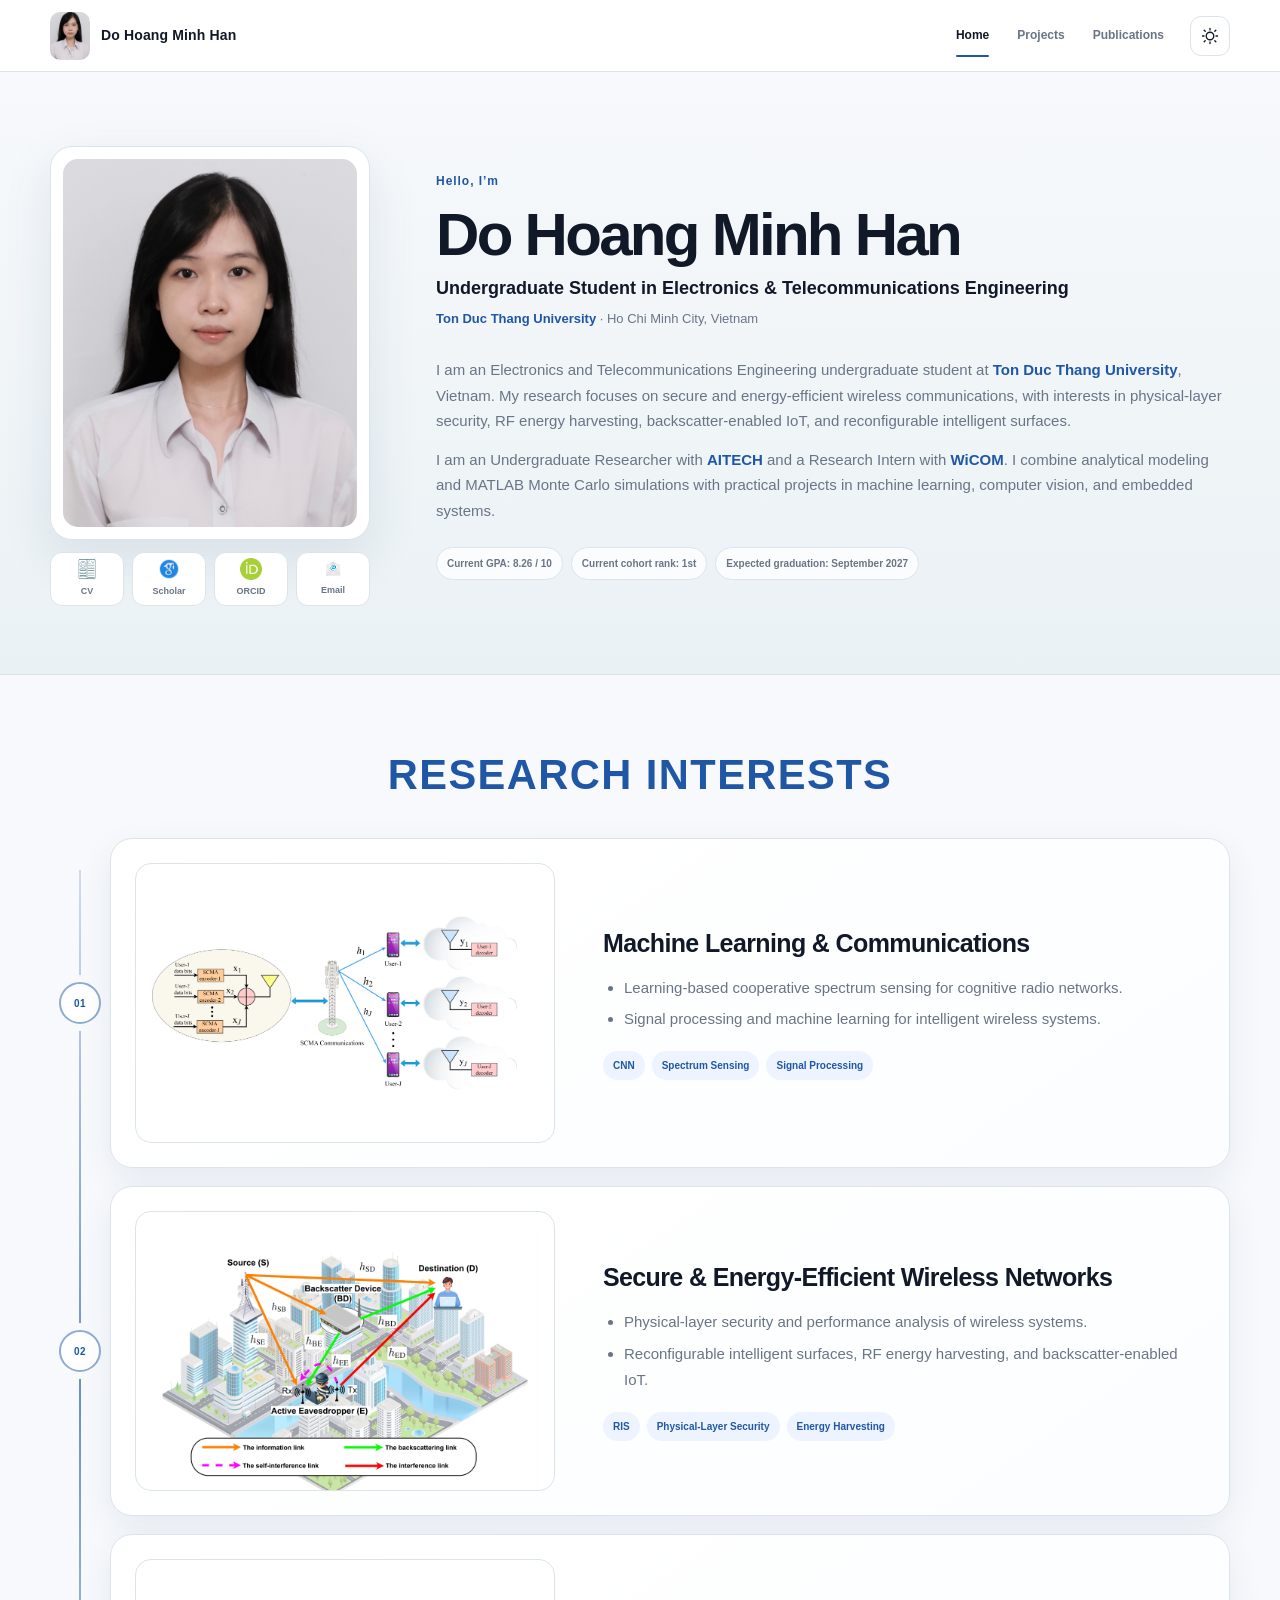
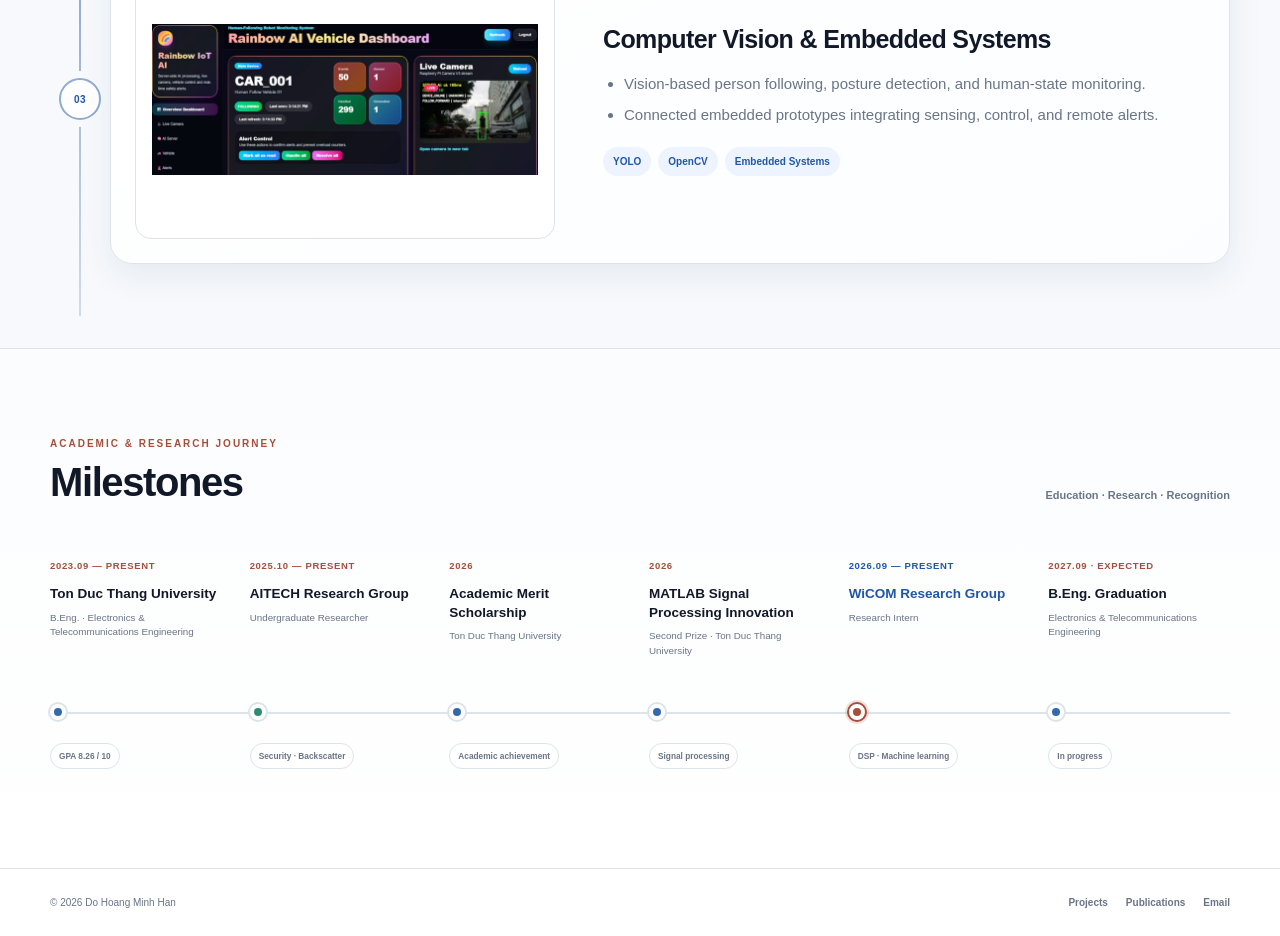
<file: index.html>
<!DOCTYPE html>
<html lang="en">
<head>
  <meta charset="UTF-8">
<meta http-equiv="Content-Security-Policy" content="default-src 'self'; script-src 'self'; style-src 'self' https://fonts.googleapis.com; font-src 'self' https://fonts.gstatic.com; img-src 'self' data:; connect-src 'self'; object-src 'none'; base-uri 'none'; form-action 'none'; frame-src 'none'">
  <meta name="viewport" content="width=device-width,initial-scale=1.0">
  <title>Do Hoang Minh Han | Academic Homepage</title>
  <meta name="description" content="Academic homepage of Do Hoang Minh Han, an undergraduate researcher in wireless communications at Ton Duc Thang University.">
  <link rel="icon" type="image/jpeg" href="./assets/minh-han-portrait.jpg?v=20261024">
  <link rel="preconnect" href="https://fonts.googleapis.com">
  <link rel="preconnect" href="https://fonts.gstatic.com" crossorigin>
  <link href="https://fonts.googleapis.com/css2?family=Montserrat:wght@400;500;600;700;800&amp;display=swap" rel="stylesheet">
  <link rel="stylesheet" href="./assets/css/home.css?v=20260919-7">
<link rel="stylesheet" href="./assets/css/identity.css?v=20261023-photos1"><link rel="canonical" href="https://dohoangminhhan.github.io/"></head>
<body>
  <header class="site-header">
    <div class="nav-container">
      <a class="brand" href="index.html">
        <img src="./assets/minh-han-portrait.jpg" alt="">
        <span>Do Hoang Minh Han</span>
      </a>

      <nav class="desktop-nav" aria-label="Primary navigation">
        <a class="active" href="index.html" aria-current="page">Home</a>
        <a href="projects.html">Projects</a>
        <a href="publications.html">Publications</a>
      </nav>

      <button class="theme-toggle" type="button" aria-label="Toggle light/dark mode">
        <svg class="sun-icon" viewbox="0 0 24 24"><path d="M12 4V2m0 20v-2M4 12H2m20 0h-2M5.64 5.64 4.22 4.22m15.56 15.56-1.42-1.42M18.36 5.64l1.42-1.42M4.22 19.78l1.42-1.42M12 17a5 5 0 1 0 0-10 5 5 0 0 0 0 10Z"></path></svg>
        <svg class="moon-icon" viewbox="0 0 24 24"><path d="M21 15.1A9 9 0 1 1 8.9 3a7 7 0 0 0 12.1 12.1Z"></path></svg>
      </button>

      <button class="menu-toggle" type="button" aria-label="Open menu" aria-expanded="false">
        <span></span><span></span><span></span>
      </button>
    </div>

    <nav class="mobile-nav" aria-label="Mobile navigation">
      <a class="active" href="index.html" aria-current="page">Home</a>
      <a href="projects.html">Projects</a>
      <a href="publications.html">Publications</a>
    </nav>
  </header>

  <main id="main">
    <section class="profile-section">
      <div class="page-width profile-grid">
        <aside class="profile-side">
          <div class="portrait-card">
            <img src="./assets/minh-han-portrait.jpg" alt="Do Hoang Minh Han" width="1368" height="1824" fetchpriority="high">
          </div>

          <div class="academic-links">
            <a href="./assets/Minh-Han-CV.pdf" class="academic-link" title="Curriculum Vitae" target="_blank" rel="noopener">
              <img src="./assets/CV.png" alt=""><span>CV</span>
            </a>
            <a href="https://scholar.google.com/citations?user=U9WXgIkAAAAJ&amp;hl=vi&amp;oi=ao" class="academic-link" title="Google Scholar" target="_blank" rel="noopener">
              <img src="./assets/gg.png" alt=""><span>Scholar</span>
            </a>
            <a href="https://orcid.org/0009-0002-2943-3216" class="academic-link" title="ORCID" target="_blank" rel="noopener">
              <img src="./assets/ORCID.png" alt=""><span>ORCID</span>
            </a>
            <a href="mailto:dohoangminhhan2005@gmail.com" class="academic-link" title="Email">
              <img src="./assets/email.png" alt=""><span>Email</span>
            </a>
          </div>
        </aside>

        <div class="profile-copy">
          <div class="status-line">
            <span>Hello, I’m</span>
          </div>

          <h1>Do Hoang Minh Han</h1>
          <p class="role">Undergraduate Student in Electronics &amp; Telecommunications Engineering</p>
          <p class="location"><a class="profile-link" href="https://tdtu.edu.vn/en" target="_blank" rel="noopener">Ton Duc Thang University</a> · Ho Chi Minh City, Vietnam</p>

          <div class="bio-text"><p>I am an Electronics and Telecommunications Engineering undergraduate student at <a class="profile-link" href="https://tdtu.edu.vn/en" target="_blank" rel="noopener">Ton Duc Thang University</a>, Vietnam. My research focuses on secure and energy-efficient wireless communications, with interests in physical-layer security, RF energy harvesting, backscatter-enabled IoT, and reconfigurable intelligent surfaces.</p><p>I am an Undergraduate Researcher with <a class="profile-link" href="https://science.tdtu.edu.vn/en/research/AITECH" target="_blank" rel="noopener">AITECH</a> and a Research Intern with <a class="profile-link" href="https://feee.tdtu.edu.vn/en/research/research-groups/wireless-communications-research-group-wicom" target="_blank" rel="noopener">WiCOM</a>. I combine analytical modeling and MATLAB Monte Carlo simulations with practical projects in machine learning, computer vision, and embedded systems.</p></div>

          <div class="profile-chips"><span>Current GPA: 8.26 / 10</span><span>Current cohort rank: 1st</span><span>Expected graduation: September 2027</span></div>
        </div>
      </div>
    </section>


    <section class="section-heading research-title">
      <h2>RESEARCH INTERESTS</h2>
    </section>

    <section class="research-list page-width"><article class="research-item"><div class="research-node"><span>01</span></div><div class="research-card"><div class="research-visual"><img src="./assets/projects/research-scma.webp?v=20261024-hq" alt="SCMA multi-user communications system with encoders, base station, and decoders" loading="lazy"></div><div class="research-copy"><h3>Machine Learning &amp; Communications</h3><ul><li>Learning-based cooperative spectrum sensing for cognitive radio networks.</li><li>Signal processing and machine learning for intelligent wireless systems.</li></ul><div class="tags"><span>CNN</span><span>Spectrum Sensing</span><span>Signal Processing</span></div></div></div></article><article class="research-item"><div class="research-node"><span>02</span></div><div class="research-card"><div class="research-visual"><img src="./assets/projects/research-backscatter.webp?v=20261024-hq" alt="Backscatter communication network with a source, backscatter device, destination, and active eavesdropper" loading="lazy"></div><div class="research-copy"><h3>Secure &amp; Energy-Efficient Wireless Networks</h3><ul><li>Physical-layer security and performance analysis of wireless systems.</li><li>Reconfigurable intelligent surfaces, RF energy harvesting, and backscatter-enabled IoT.</li></ul><div class="tags"><span>RIS</span><span>Physical-Layer Security</span><span>Energy Harvesting</span></div></div></div></article><article class="research-item"><div class="research-node"><span>03</span></div><div class="research-card"><div class="research-visual"><img src="./assets/projects/robot-dashboard.png" alt="Human-following robot dashboard with live camera and alert monitoring" loading="lazy"></div><div class="research-copy"><h3>Computer Vision &amp; Embedded Systems</h3><ul><li>Vision-based person following, posture detection, and human-state monitoring.</li><li>Connected embedded prototypes integrating sensing, control, and remote alerts.</li></ul><div class="tags"><span>YOLO</span><span>OpenCV</span><span>Embedded Systems</span></div></div></div></article></section>

    <section class="journey-section">
      <div class="page-width">
        <div class="journey-head">
          <div>
            <p>ACADEMIC &amp; RESEARCH JOURNEY</p>
            <h2>Milestones</h2>
          </div>
          <span class="journey-note">Education · Research · Recognition</span>
        </div>

        <div class="journey-track"><article class="milestone education"><div class="milestone-copy"><span class="milestone-date">2023.09 — PRESENT</span><h3>Ton Duc Thang University</h3><p>B.Eng. · Electronics &amp; Telecommunications Engineering</p></div><div class="milestone-dot"></div><span class="milestone-chip">GPA 8.26 / 10</span></article><article class="milestone research"><div class="milestone-copy"><span class="milestone-date">2025.10 — PRESENT</span><h3>AITECH Research Group</h3><p>Undergraduate Researcher</p></div><div class="milestone-dot"></div><span class="milestone-chip">Security · Backscatter</span></article><article class="milestone education"><div class="milestone-copy"><span class="milestone-date">2026</span><h3>Academic Merit Scholarship</h3><p>Ton Duc Thang University</p></div><div class="milestone-dot"></div><span class="milestone-chip">Academic achievement</span></article><article class="milestone education"><div class="milestone-copy"><span class="milestone-date">2026</span><h3>MATLAB Signal Processing Innovation</h3><p>Second Prize · Ton Duc Thang University</p></div><div class="milestone-dot"></div><span class="milestone-chip">Signal processing</span></article><article class="milestone current research"><div class="milestone-copy"><span class="milestone-date">2026.09 — PRESENT</span><h3>WiCOM Research Group</h3><p>Research Intern</p></div><div class="milestone-dot"></div><span class="milestone-chip">DSP · Machine learning</span></article><article class="milestone education"><div class="milestone-copy"><span class="milestone-date">2027.09 · EXPECTED</span><h3>B.Eng. Graduation</h3><p>Electronics &amp; Telecommunications Engineering</p></div><div class="milestone-dot"></div><span class="milestone-chip">In progress</span></article></div>
      </div>
    </section>
  </main>

  <footer class="site-footer">
    <div class="page-width footer-inner">
      <p>© 2026 Do Hoang Minh Han</p>
      <div>
        <a href="projects.html">Projects</a>
        <a href="publications.html">Publications</a>
        <a href="mailto:dohoangminhhan2005@gmail.com">Email</a>
      </div>
    </div>
  </footer>

  <script src="./assets/js/main.js?v=20260918-4"></script>
</body>
</html>
</file>
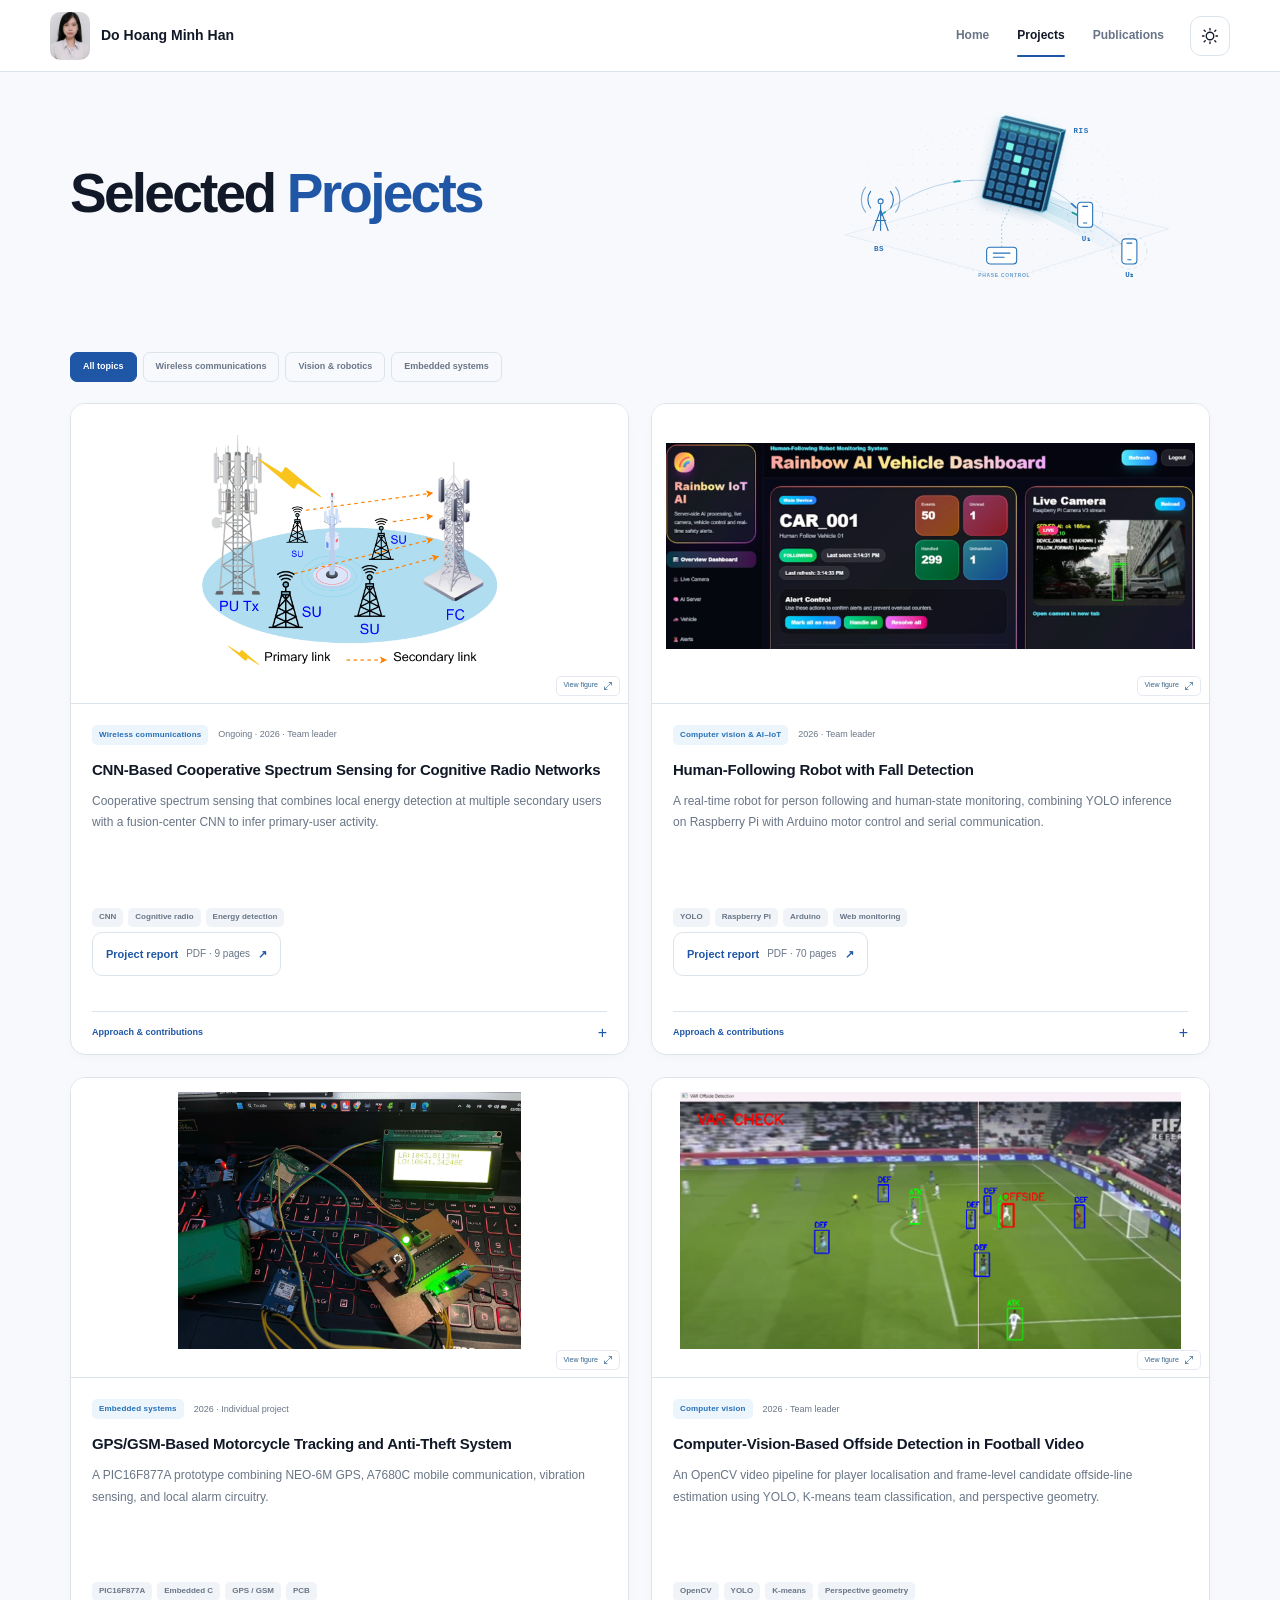
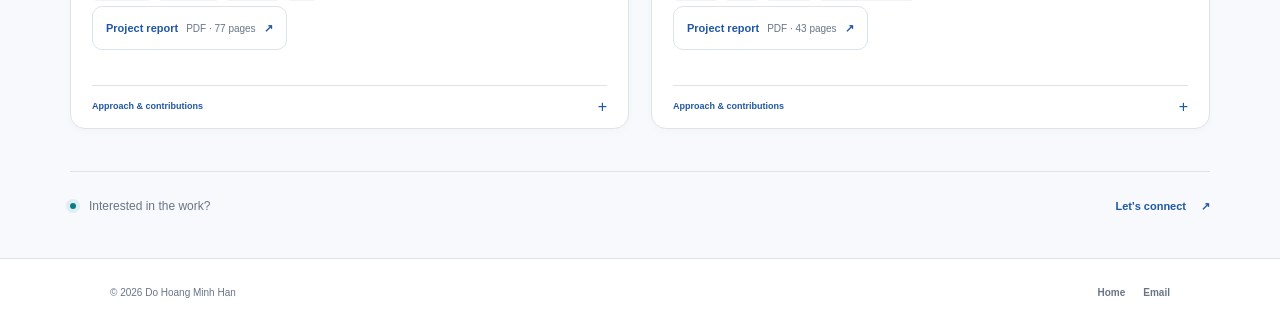
<file: projects.html>
<!DOCTYPE html>
<html lang="en">

<head>

<meta charset="UTF-8">
<meta http-equiv="Content-Security-Policy" content="default-src 'self'; script-src 'self'; style-src 'self' https://fonts.googleapis.com; font-src 'self' https://fonts.gstatic.com; img-src 'self' data:; connect-src 'self'; object-src 'none'; base-uri 'none'; form-action 'none'; frame-src 'none'"><meta name="viewport" content="width=device-width,initial-scale=1.0">

<title>Projects | Do Hoang Minh Han</title>

<meta name="description" content="Engineering projects by Do Hoang Minh Han in cooperative spectrum sensing, AI–IoT robotics, embedded tracking, and computer vision.">

<link rel="preconnect" href="https://fonts.googleapis.com"><link rel="preconnect" href="https://fonts.gstatic.com" crossorigin>

<link href="https://fonts.googleapis.com/css2?family=Montserrat:wght@400;500;600;700;800&amp;family=Orbitron:wght@500;600;700&amp;display=swap" rel="stylesheet">

<link rel="stylesheet" href="./assets/css/styles.css?v=20260918-4">

<link rel="stylesheet" href="./assets/css/projects.css?v=20261026-reports1">
<link rel="icon" type="image/jpeg" href="./assets/minh-han-portrait.jpg?v=20261024"><link rel="stylesheet" href="./assets/css/identity.css?v=20261023-photos1"><link rel="canonical" href="https://dohoangminhhan.github.io/projects.html"></head>

<body class="projects-view">

<a class="project-skip-link" href="#projects-main">Skip to projects</a>

<header class="site-header">

  <div class="nav-container">

    <a class="brand" href="index.html"><img src="./assets/minh-han-portrait.jpg" alt=""><span>Do Hoang Minh Han</span></a>

    <nav class="desktop-nav" aria-label="Primary navigation">

      <a href="index.html">Home</a>

      <a class="active" href="projects.html" aria-current="page">Projects</a>

      <a href="publications.html">Publications</a>

    </nav>

    <button class="theme-toggle" type="button" aria-label="Toggle light/dark mode">

      <svg class="sun-icon" viewbox="0 0 24 24"><path d="M12 4V2m0 20v-2M4 12H2m20 0h-2M5.64 5.64 4.22 4.22m15.56 15.56-1.42-1.42M18.36 5.64l1.42-1.42M4.22 19.78l1.42-1.42M12 17a5 5 0 1 0 0-10 5 5 0 0 0 0 10Z"></path></svg>

      <svg class="moon-icon" viewbox="0 0 24 24"><path d="M21 15.1A9 9 0 1 1 8.9 3a7 7 0 0 0 12.1 12.1Z"></path></svg>

    </button>

    <button class="menu-toggle" type="button" aria-label="Open menu" aria-expanded="false"><span></span><span></span><span></span></button>

  </div>

  <nav class="mobile-nav">

    <a href="index.html">Home</a>

    <a class="active" href="projects.html" aria-current="page">Projects</a>

    <a href="publications.html">Publications</a>

  </nav>

</header>

<main id="projects-main" class="page-width projects-page">

  <section class="research-hero" aria-labelledby="projects-title">

    <div class="research-hero-copy">

      <h1 id="projects-title">Selected <span>Projects</span></h1>

    </div>

    <div class="ris-art" role="img" aria-label="Illustrative RIS-assisted multi-user wireless system: a base station sends a signal to a programmable reflecting surface, which redirects it to two users. A controller configures the RIS elements.">

      <div class="ris-art-grid" aria-hidden="true"></div>

      <svg viewbox="0 0 430 230" fill="none" aria-hidden="true">

        <defs>

          <lineargradient id="ris-face" x1="0" y1="0" x2="72" y2="96" gradientunits="userSpaceOnUse"><stop stop-color="#193c67"></stop><stop offset="1" stop-color="#071c36"></stop></lineargradient>

          <lineargradient id="ris-beam" x1="205" y1="106" x2="366" y2="183" gradientunits="userSpaceOnUse"><stop stop-color="#17aeb7" stop-opacity=".2"></stop><stop offset="1" stop-color="#3293d9" stop-opacity="0"></stop></lineargradient>

          <lineargradient id="ris-scan" x1="0" y1="0" x2="0" y2="16" gradientunits="userSpaceOnUse"><stop stop-color="#62f2df" stop-opacity="0"></stop><stop offset=".5" stop-color="#62f2df" stop-opacity=".48"></stop><stop offset="1" stop-color="#62f2df" stop-opacity="0"></stop></lineargradient>

          <pattern id="ris-elements" width="12" height="12" patternunits="userSpaceOnUse"><rect x="2" y="2" width="8" height="8" rx="1" fill="#2a6b9c" stroke="#6dd6e5" stroke-width=".5"></rect></pattern>

          <clippath id="ris-scan-clip"><rect width="72" height="96" rx="3"></rect></clippath>

        </defs>

        <path class="ris-ground" d="M23 165 220 218 411 158 218 110Z"></path>

        <ellipse class="ris-orbit" cx="218" cy="123" rx="143" ry="89"></ellipse>

        <path class="ris-beam-volume" d="M204 95 304 131 319 161 203 112Z" fill="url(#ris-beam)"></path>

        <path class="ris-beam-volume" d="M202 98 365 171 371 200 200 114Z" fill="url(#ris-beam)"></path>

        <g class="ris-link-lines"><path d="M66 142Q128 92 203 101"></path><path d="M204 101Q265 91 311 144"></path><path d="M204 104Q298 128 364 184"></path></g>

        <g class="ris-packets"><path d="M66 142Q128 92 203 101"></path><path d="M204 101Q265 91 311 144"></path><path d="M204 104Q298 128 364 184"></path></g>

        <g class="ris-bs" transform="translate(52 111)"><circle cx="14" cy="14" r="3"></circle><path d="M14 18v31M5 49l9-25 9 25M8 37h12M2 22a17 17 0 0 1 0-20M26 2a17 17 0 0 1 0 20"></path><path class="ris-radio-wave" d="M-4 27a25 25 0 0 1 0-30M32-3a25 25 0 0 1 0 30"></path></g>

        <g transform="matrix(1 .24 -.24 1 210 25)">

          <path d="M72 0 77-4V92L72 96Z" fill="#174c72" stroke="#67cde2" stroke-width=".6"></path>

          <path d="M0 0 5-4H77L72 0Z" fill="#366887" stroke="#67cde2" stroke-width=".6"></path>

          <rect class="ris-panel-face" width="72" height="96" rx="3" fill="url(#ris-face)" stroke="#7bd3ee" stroke-width="1"></rect>

          <rect x="4" y="4" width="64" height="88" fill="url(#ris-elements)"></rect>

          <g class="ris-phase-cells"><rect x="14" y="26" width="8" height="8" rx="1"></rect><rect x="26" y="38" width="8" height="8" rx="1"></rect><rect x="38" y="50" width="8" height="8" rx="1"></rect><rect x="50" y="62" width="8" height="8" rx="1"></rect></g>

          <g clip-path="url(#ris-scan-clip)"><rect class="ris-scan" width="72" height="16" fill="url(#ris-scan)"></rect></g>

        </g>

        <g class="ris-users"><g transform="translate(302 126)"><rect width="18" height="30" rx="4"></rect><path d="M6 5h6M7 25h4"></path><circle class="ris-user-wave" cx="9" cy="15" r="21"></circle></g><g transform="translate(355 170)"><rect width="18" height="30" rx="4"></rect><path d="M6 5h6M7 25h4"></path><circle class="ris-user-wave" cx="9" cy="15" r="21"></circle></g></g>

        <path class="ris-control-link" d="M211 180V153L222 130"></path>

        <g class="ris-controller" transform="translate(193 180)"><rect width="36" height="20" rx="4"></rect><path d="M8 7h20M8 12h13"></path></g>

        <g class="ris-labels" fill="currentColor"><text x="58" y="185">BS</text><text x="297" y="43">RIS</text><text x="307" y="173">U₁</text><text x="359" y="216">U₂</text><text class="ris-controller-label" x="183" y="216">PHASE CONTROL</text></g>

      </svg>

    </div>

  </section>



  <section class="research-collection" aria-label="Research projects">

    

    <div class="research-toolbar" hidden>

      <div class="research-filters" role="group" aria-label="Filter research projects"><button class="research-filter active" type="button" data-project-filter="all" aria-pressed="true">All topics</button><button class="research-filter " type="button" data-project-filter="wireless" aria-pressed="false">Wireless communications</button><button class="research-filter " type="button" data-project-filter="vision" aria-pressed="false">Vision &amp; robotics</button><button class="research-filter " type="button" data-project-filter="embedded" aria-pressed="false">Embedded systems</button></div>

    </div>

    <div class="research-grid"><article class="research-card" id="spectrum-sensing" data-project-category="wireless"><a class="project-figure figure-link" href="./assets/projects/spectrum-pd-pf.png" target="_blank" rel="noopener" data-figure data-gallery="projects" data-gallery-order="1" data-caption="CNN spectrum sensing: detection and false-alarm probabilities versus average SNR" aria-label="Enlarge: CNN spectrum sensing: detection and false-alarm probabilities versus average SNR"><img src="./assets/projects/spectrum-pd-pf.png" width="1163" height="942" alt="CNN spectrum sensing: detection and false-alarm probabilities versus average SNR" loading="lazy" decoding="async"><span class="figure-expand" aria-hidden="true">View figure <svg viewbox="0 0 20 20"><path d="M12 3h5v5M17 3l-6 6M8 17H3v-5M3 17l6-6"></path></svg></span></a><div class="research-card-content"><div class="project-meta"><span class="project-type">Wireless communications</span><span class="project-meta-label">Ongoing · 2026 · Team leader</span></div><h3>CNN-Based Cooperative Spectrum Sensing for Cognitive Radio Networks</h3><p class="project-description">Cooperative spectrum sensing that combines local energy detection at multiple secondary users with a fusion-center CNN to infer primary-user activity.</p><ul class="project-tags"><li>CNN</li><li>Cognitive radio</li><li>Energy detection</li></ul><a class="project-source-link project-report-link"
   href="./assets/projects/Sim1_Pd_Pf.pdf"
   target="_blank"
   rel="noopener"
   aria-label="Read CNN project progress report (PDF, 9 pages)">
  Project report
  <span class="project-report-format">PDF &middot; 9 pages</span>
  <span aria-hidden="true">&#8599;</span>
</a><details class="project-details"><summary>Approach &amp; contributions <span aria-hidden="true">+</span></summary><ul><li>Developing distributed sensing and learned fusion for cognitive radio networks.</li><li>Planned evaluation: detection probability, false-alarm probability, and sensing error versus SNR, user count, and sample size.</li><li>Benchmarking is planned against conventional sensing and fusion rules.</li></ul></details></div></article><article class="research-card" id="human-following-robot" data-project-category="vision"><a class="project-figure figure-link" href="./assets/projects/robot-dashboard.png" target="_blank" rel="noopener" data-figure data-gallery="projects" data-gallery-order="2" data-caption="Human-following robot: live camera, vehicle status, and alert dashboard" aria-label="Enlarge: Human-following robot: live camera, vehicle status, and alert dashboard"><img src="./assets/projects/robot-dashboard.png" width="780" height="304" alt="Human-following robot: live camera, vehicle status, and alert dashboard" loading="lazy" decoding="async"><span class="figure-expand" aria-hidden="true">View figure <svg viewbox="0 0 20 20"><path d="M12 3h5v5M17 3l-6 6M8 17H3v-5M3 17l6-6"></path></svg></span></a><div class="research-card-content"><div class="project-meta"><span class="project-type">Computer vision &amp; AI–IoT</span><span class="project-meta-label">2026 · Team leader</span></div><h3>Human-Following Robot with Fall Detection</h3><p class="project-description">A real-time robot for person following and human-state monitoring, combining YOLO inference on Raspberry Pi with Arduino motor control and serial communication.</p><ul class="project-tags"><li>YOLO</li><li>Raspberry Pi</li><li>Arduino</li><li>Web monitoring</li></ul><a class="project-source-link project-report-link" href="./assets/projects/human-following-robot-fall-detection-report.pdf" target="_blank" rel="noopener" aria-label="Read project report: Human-Following Robot with Fall Detection and Real-Time Alerts (PDF, 70 pages)">Project report <span class="project-report-format">PDF &middot; 70 pages</span><span aria-hidden="true">&#8599;</span></a><details class="project-details"><summary>Approach &amp; contributions <span aria-hidden="true">+</span></summary><ul><li>Integrated person and posture detection with fall and person-loss detection.</li><li>Developed web monitoring and alerts, backend event handling, database storage, and user authentication.</li><li>Integrated device and safety-status dashboards.</li></ul></details></div></article><article class="research-card" id="gps-tracking" data-project-category="embedded"><a class="project-figure figure-link" href="./assets/projects/gps-gsm-prototype.jpg" target="_blank" rel="noopener" data-figure data-gallery="projects" data-gallery-order="3" data-caption="GPS/GSM motorcycle tracking and anti-theft hardware prototype" aria-label="Enlarge: GPS/GSM motorcycle tracking and anti-theft hardware prototype"><img src="./assets/projects/gps-gsm-prototype.jpg" width="2048" height="1536" alt="GPS/GSM motorcycle tracking and anti-theft hardware prototype" loading="lazy" decoding="async"><span class="figure-expand" aria-hidden="true">View figure <svg viewbox="0 0 20 20"><path d="M12 3h5v5M17 3l-6 6M8 17H3v-5M3 17l6-6"></path></svg></span></a><div class="research-card-content"><div class="project-meta"><span class="project-type">Embedded systems</span><span class="project-meta-label">2026 · Individual project</span></div><h3>GPS/GSM-Based Motorcycle Tracking and Anti-Theft System</h3><p class="project-description">A PIC16F877A prototype combining NEO-6M GPS, A7680C mobile communication, vibration sensing, and local alarm circuitry.</p><ul class="project-tags"><li>PIC16F877A</li><li>Embedded C</li><li>GPS / GSM</li><li>PCB</li></ul><a class="project-source-link project-report-link" href="./assets/projects/gps-gsm-motorcycle-anti-theft-report.pdf" target="_blank" rel="noopener" aria-label="Read project report: GPS/GSM-Based Motorcycle Tracking and Anti-Theft System (PDF, 77 pages)">Project report <span class="project-report-format">PDF &middot; 77 pages</span><span aria-hidden="true">&#8599;</span></a><details class="project-details"><summary>Approach &amp; contributions <span aria-hidden="true">+</span></summary><ul><li>Developed C control software and designed the PCB.</li><li>Implemented GPS coordinate processing, geofencing, last-known-position storage, and remote SMS warnings.</li><li>Practical tests verified position display, anti-theft mode activation, and warnings when leaving the predefined safe zone.</li></ul></details></div></article><article class="research-card" id="offside-detection" data-project-category="vision"><a class="project-figure figure-link" href="./assets/projects/offside-detection.png" target="_blank" rel="noopener" data-figure data-gallery="projects" data-gallery-order="4" data-caption="Computer vision offside detection: player detection and candidate offside line" aria-label="Enlarge: Computer vision offside detection: player detection and candidate offside line"><img src="./assets/projects/offside-detection.png" width="578" height="296" alt="Computer vision offside detection: player detection and candidate offside line" loading="lazy" decoding="async"><span class="figure-expand" aria-hidden="true">View figure <svg viewbox="0 0 20 20"><path d="M12 3h5v5M17 3l-6 6M8 17H3v-5M3 17l6-6"></path></svg></span></a><div class="research-card-content"><div class="project-meta"><span class="project-type">Computer vision</span><span class="project-meta-label">2026 · Team leader</span></div><h3>Computer-Vision-Based Offside Detection in Football Video</h3><p class="project-description">An OpenCV video pipeline for player localisation and frame-level candidate offside-line estimation using YOLO, K-means team classification, and perspective geometry.</p><ul class="project-tags"><li>OpenCV</li><li>YOLO</li><li>K-means</li><li>Perspective geometry</li></ul><a class="project-source-link project-report-link" href="./assets/projects/offside-detection-report.pdf" target="_blank" rel="noopener" aria-label="Read project report: Computer-Vision-Based Offside Detection in Football Video (PDF, 43 pages)">Project report <span class="project-report-format">PDF &middot; 43 pages</span><span aria-hidden="true">&#8599;</span></a><details class="project-details"><summary>Approach &amp; contributions <span aria-hidden="true">+</span></summary><ul><li>Applied Canny edge detection, Hough transforms, and RANSAC vanishing-point estimation to identify pitch geometry.</li><li>Used Kalman filtering to stabilise spatial estimates.</li></ul></details></div></article></div>
  </section>



  <section class="project-contact" aria-label="Contact about research"><div><span class="signal-dot" aria-hidden="true"></span><p>Interested in the work?</p></div><a href="mailto:dohoangminhhan2005@gmail.com">Let's connect <span aria-hidden="true">↗</span></a></section>

</main>

<dialog class="figure-dialog" aria-labelledby="figure-dialog-caption">

  <div class="figure-dialog-toolbar"><span>PROJECT FIGURE</span><div class="figure-gallery-nav" hidden><button class="figure-previous" type="button" aria-label="Previous project image">←</button><span class="figure-position" aria-live="polite" aria-atomic="true"></span><button class="figure-next" type="button" aria-label="Next project image">→</button></div><button class="figure-close" type="button" aria-label="Close enlarged figure" autofocus><svg viewbox="0 0 24 24" aria-hidden="true"><path d="m6 6 12 12M18 6 6 18"></path></svg></button></div>

  <div class="figure-dialog-stage"><img class="figure-dialog-image" alt=""></div>

  <div class="figure-dialog-footer"><p id="figure-dialog-caption"></p><a class="figure-original" target="_blank" rel="noopener">Open full size <span aria-hidden="true">↗</span></a></div>

</dialog>

<footer class="site-footer"><div class="page-width footer-inner"><p>© 2026 Do Hoang Minh Han</p><div><a href="index.html">Home</a><a href="mailto:dohoangminhhan2005@gmail.com">Email</a></div></div></footer>

<script src="./assets/js/main.js?v=20260918-4"></script>

<script src="./assets/js/projects.js?v=20261012-3"></script>

</body>

</html>
</file>
<file: assets/css/home.css>
:root{
  --bg:#f7f9fc;
  --surface:#ffffff;
  --panel:#eaf1f4;
  --text:#111827;
  --muted:#697586;
  --line:#dce4ea;
  --blue:#1f57a6;
  --blue-soft:#edf4ff;
  --green:#26a269;
  --shadow:0 18px 50px rgba(31,68,110,.10);
  --card-shadow:0 12px 34px rgba(31,68,110,.08);
  --card-shadow-hover:0 24px 54px rgba(31,68,110,.16);
  --warm:#a54f3b;
  --warm-soft:#fbf0ec;
  --width:1180px;
}
*{box-sizing:border-box}
html{scroll-behavior:smooth}
body{
  margin:0;
  background:var(--bg);
  color:var(--text);
  font-family:"Montserrat",Arial,sans-serif;
  line-height:1.7;
  -webkit-font-smoothing:antialiased;
}
a{color:inherit;text-decoration:none}
img{display:block;max-width:100%}
button{font:inherit}
.page-width{width:min(calc(100% - 40px),var(--width));margin:0 auto}

.site-header{
  position:sticky;
  top:0;
  z-index:100;
  height:72px;
  background:color-mix(in srgb,var(--surface) 92%,transparent);
  backdrop-filter:blur(16px);
  border-bottom:1px solid var(--line);
}
.nav-container{
  width:min(calc(100% - 40px),var(--width));
  height:100%;
  margin:0 auto;
  display:flex;
  align-items:center;
  gap:26px;
}
.brand{display:flex;align-items:center;gap:11px}
.brand img{width:40px;height:48px;border-radius:10px;object-fit:cover}
.brand span{font-size:14px;font-weight:700;letter-spacing:.01em}
.desktop-nav{margin-left:auto;display:flex;align-items:center;gap:28px}
.desktop-nav a{
  position:relative;
  color:var(--muted);
  font-size:12px;
  font-weight:700;
}
.desktop-nav a:hover,.desktop-nav a.active{color:var(--text)}
.desktop-nav a.active:after{
  content:"";
  position:absolute;
  left:0;right:0;bottom:-11px;
  height:2px;
  border-radius:999px;
  background:var(--blue);
}
.theme-toggle,.menu-toggle{
  width:40px;height:40px;
  border:1px solid var(--line);
  border-radius:11px;
  background:var(--surface);
  color:var(--text);
  display:grid;
  place-items:center;
  cursor:pointer;
}
.theme-toggle svg{width:18px;height:18px;fill:none;stroke:currentColor;stroke-width:1.8;stroke-linecap:round;stroke-linejoin:round}
.theme-toggle .moon-icon{display:none}
.menu-toggle{display:none;align-content:center;gap:4px}
.menu-toggle span{display:block;width:17px;height:1.5px;background:currentColor}
.mobile-nav{display:none}
.mobile-nav.open{
  display:grid;
  position:absolute;
  left:0;right:0;top:72px;
  z-index:99;
  padding:8px 20px 14px;
  background:var(--surface);
  border-bottom:1px solid var(--line);
}
.mobile-nav a{padding:10px 0;border-bottom:1px solid var(--line);font-size:13px;font-weight:700;color:var(--muted)}
.mobile-nav a:last-child{border-bottom:0}
.mobile-nav a.active{color:var(--text)}

.profile-section{
  padding:74px 0 68px;
  background:linear-gradient(180deg,var(--bg),var(--panel));
  border-bottom:1px solid var(--line);
}
.profile-grid{
  display:grid;
  grid-template-columns:320px 1fr;
  gap:66px;
  align-items:center;
}
.profile-side{width:100%}
.portrait-card{
  padding:12px;
  border:1px solid var(--line);
  border-radius:22px;
  background:var(--surface);
  box-shadow:var(--shadow);
}
.portrait-card img{
  width:100%;
  aspect-ratio:4/5;
  object-fit:cover;
  object-position:center 25%;
  border-radius:15px;
}
.academic-links{
  display:grid;
  grid-template-columns:repeat(4,1fr);
  gap:8px;
  margin-top:12px;
}
.academic-link{
  min-width:0;
  height:54px;
  padding:7px 4px;
  border:1px solid var(--line);
  border-radius:12px;
  background:var(--surface);
  color:var(--muted);
  display:flex;
  flex-direction:column;
  align-items:center;
  justify-content:center;
  gap:4px;
  font-size:9px;
  font-weight:700;
  transition:.18s ease;
}
.academic-link:hover{
  transform:translateY(-2px);
  color:var(--blue);
  border-color:color-mix(in srgb,var(--blue) 40%,var(--line));
  box-shadow:0 8px 22px rgba(31,87,166,.10);
}
.academic-link img{width:22px;height:22px;object-fit:contain}

.status-line{
  color:var(--blue);
  font-size:12px;
  font-weight:800;
  letter-spacing:.08em;
}
.profile-copy h1{
  margin:12px 0 8px;
  font-size:clamp(42px,5vw,64px);
  line-height:1.02;
  letter-spacing:-.045em;
  font-weight:700;
}
.role{
  margin:0;
  color:var(--text);
  font-size:18px;
  font-weight:600;
}
.location{
  margin:5px 0 0;
  color:var(--muted);
  font-size:13px;
  font-weight:500;
}
.profile-link,
.bio-text a{
  color:var(--blue);
  font-weight:800;
  transition:color .18s ease;
}
.profile-link:hover,
.bio-text a:hover{
  color:color-mix(in srgb,var(--blue) 72%,#000);
  text-decoration:underline;
  text-underline-offset:3px;
}
.bio-text{
  max-width:800px;
  margin-top:27px;
}
.bio-text p{
  margin:0 0 13px;
  color:var(--muted);
  font-size:15px;
}
.profile-chips{
  display:flex;
  flex-wrap:wrap;
  gap:8px;
  margin-top:24px;
}
.profile-chips span{
  padding:7px 10px;
  border:1px solid var(--line);
  border-radius:999px;
  background:color-mix(in srgb,var(--surface) 78%,transparent);
  color:var(--muted);
  font-size:10px;
  font-weight:700;
}

.section-heading{
  padding:76px 20px 42px;
  text-align:center;
}
.research-title h2{
  margin:0;
  color:var(--blue);
  font-size:clamp(28px,3.2vw,40px);
  letter-spacing:.015em;
  line-height:1.15;
  font-weight:800;
}

.research-list{
  display:grid;
  gap:20px;
  padding-bottom:78px;
}
.research-row{
  position:relative;
  display:grid;
  grid-template-columns:440px 1fr;
  gap:54px;
  align-items:center;
  padding:22px;
  border:1px solid var(--line);
  border-radius:22px;
  background:linear-gradient(145deg,var(--surface),color-mix(in srgb,var(--surface) 82%,var(--blue-soft)));
  box-shadow:var(--card-shadow);
  overflow:hidden;
  transition:transform .28s ease,box-shadow .28s ease,border-color .28s ease;
}
.research-row:before{
  content:"";
  position:absolute;
  left:0;top:0;bottom:0;
  width:4px;
  background:linear-gradient(180deg,var(--blue),color-mix(in srgb,var(--blue) 35%,transparent));
  opacity:.75;
}
.research-row:hover{
  transform:translateY(-6px);
  box-shadow:var(--card-shadow-hover);
  border-color:color-mix(in srgb,var(--blue) 38%,var(--line));
}
.research-visual{
  height:285px;
  padding:16px;
  display:grid;
  place-items:center;
  border:1px solid var(--line);
  border-radius:16px;
  background:#fff;
  overflow:hidden;
  transition:transform .35s ease,box-shadow .35s ease;
}
.research-row:hover .research-visual{
  transform:scale(1.015);
  box-shadow:0 12px 28px rgba(31,87,166,.10);
}
.research-visual img{
  width:100%;
  height:100%;
  object-fit:contain;
  transition:transform .38s ease;
}
.research-row:hover .research-visual img{
  transform:scale(1.025);
}
.research-copy{max-width:610px}
.research-index{
  display:block;
  margin-bottom:8px;
  color:var(--blue);
  font-size:9px;
  font-weight:800;
  letter-spacing:.14em;
}
.research-copy h3{
  margin:0 0 14px;
  font-size:21px;
  line-height:1.3;
  letter-spacing:-.02em;
  font-weight:700;
}
.research-copy ul{
  margin:0;
  padding-left:19px;
  color:var(--muted);
  font-size:13.5px;
}
.research-copy li{margin-bottom:6px}
.tags{
  display:flex;
  flex-wrap:wrap;
  gap:6px;
  margin-top:17px;
}
.tags span{
  padding:5px 8px;
  border-radius:999px;
  background:var(--blue-soft);
  color:var(--blue);
  font-size:9px;
  font-weight:700;
  transition:transform .18s ease,background .18s ease;
}
.research-row:hover .tags span{
  background:color-mix(in srgb,var(--blue-soft) 82%,var(--surface));
}
.tags span:hover{
  transform:translateY(-1px);
}

.site-footer{
  padding:25px 0;
  border-top:1px solid var(--line);
  background:var(--surface);
}
.footer-inner{
  display:flex;
  align-items:center;
  justify-content:space-between;
  gap:25px;
}
.footer-inner p{
  margin:0;
  color:var(--muted);
  font-size:10px;
}
.footer-inner div{display:flex;gap:18px}
.footer-inner a{
  color:var(--muted);
  font-size:10px;
  font-weight:700;
}
.footer-inner a:hover{color:var(--blue)}

body.dark-mode{
  --bg:#0f141a;
  --surface:#171e26;
  --panel:#182129;
  --text:#eef2f6;
  --muted:#9aa9b8;
  --line:#2b3540;
  --blue:#79aaff;
  --blue-soft:#172b47;
  --green:#53cf8d;
  --shadow:0 18px 50px rgba(0,0,0,.28);
  --card-shadow:0 12px 34px rgba(0,0,0,.22);
  --card-shadow-hover:0 24px 54px rgba(0,0,0,.34);
}
body.dark-mode .sun-icon{display:none}
body.dark-mode .moon-icon{display:block}
body.dark-mode .research-visual{background:#f7f9fb}

@media(max-width:900px){
  .desktop-nav{display:none}
  .menu-toggle{display:grid}
  .profile-grid{grid-template-columns:270px 1fr;gap:38px}
  .research-row{grid-template-columns:340px 1fr;gap:34px}
}
@media(max-width:700px){
  .site-header{height:64px}
  .nav-container{width:calc(100% - 24px)}
  .brand span{font-size:13px}
  .brand img{width:34px;height:41px}
  .profile-section{padding:45px 0 48px}
  .profile-grid{grid-template-columns:1fr}
  .profile-side{max-width:310px}
  .profile-copy h1{font-size:44px}
  .research-list{gap:16px}
  .research-row{grid-template-columns:1fr;gap:20px;padding:17px}
  .research-visual{height:245px}
  .footer-inner{flex-direction:column;align-items:flex-start}
}
@media(max-width:460px){
  .page-width{width:calc(100% - 28px)}
  .academic-link span{display:none}
  .academic-link{height:48px}
  .academic-link img{width:25px;height:25px}
  .profile-copy h1{font-size:38px}
  .role{font-size:15px}
  .bio-text p{font-size:14px}
  .research-title h2{font-size:24px}
  .research-visual{height:215px}
}

/* v6 connected research + milestones */
.section-heading{padding:76px 20px 40px;text-align:center}
.research-title h2{
  margin:0;
  color:var(--blue);
  font-size:clamp(29px,3.25vw,42px);
  letter-spacing:.035em;
  line-height:1.15;
  font-weight:700;
}

.research-list{
  position:relative;
  display:grid;
  gap:18px;
  padding-bottom:84px;
}
.research-list:before{
  content:"";
  position:absolute;
  left:29px;
  top:32px;
  bottom:32px;
  width:2px;
  background:linear-gradient(180deg,color-mix(in srgb,var(--blue) 18%,transparent),color-mix(in srgb,var(--blue) 65%,transparent),color-mix(in srgb,var(--blue) 18%,transparent));
  z-index:0;
}
.research-item{
  position:relative;
  display:grid;
  grid-template-columns:60px 1fr;
  align-items:center;
  z-index:1;
}
.research-node{display:grid;place-items:center}
.research-node span{
  width:42px;
  height:42px;
  border-radius:50%;
  display:grid;
  place-items:center;
  background:var(--surface);
  border:2px solid color-mix(in srgb,var(--blue) 40%,var(--line));
  box-shadow:0 0 0 7px var(--bg);
  color:var(--blue);
  font-size:10px;
  font-weight:800;
  letter-spacing:.05em;
  transition:.22s ease;
}
.research-item:hover .research-node span{
  transform:scale(1.08);
  background:var(--blue);
  color:#fff;
  border-color:var(--blue);
}
.research-card{
  display:grid;
  grid-template-columns:420px 1fr;
  gap:48px;
  align-items:center;
  padding:24px;
  border:1px solid var(--line);
  border-radius:22px;
  background:linear-gradient(145deg,var(--surface),color-mix(in srgb,var(--surface) 84%,var(--blue-soft)));
  box-shadow:var(--card-shadow);
  overflow:hidden;
  transition:transform .28s ease,box-shadow .28s ease,border-color .28s ease;
}
.research-item:hover .research-card{
  transform:translateX(5px) translateY(-4px);
  box-shadow:var(--card-shadow-hover);
  border-color:color-mix(in srgb,var(--blue) 38%,var(--line));
}
.research-visual{
  height:280px;
  padding:16px;
  display:grid;
  place-items:center;
  border:1px solid var(--line);
  border-radius:16px;
  background:#fff;
  overflow:hidden;
  transition:transform .35s ease,box-shadow .35s ease;
}
.research-item:hover .research-visual{
  transform:scale(1.012);
  box-shadow:0 12px 28px rgba(31,87,166,.10);
}
.research-visual img{
  width:100%;
  height:100%;
  object-fit:contain;
  transition:transform .38s ease;
}
.research-item:hover .research-visual img{transform:scale(1.025)}
.research-copy{max-width:620px;padding-right:14px}
.research-copy h3{
  margin:0 0 16px;
  font-size:25px;
  line-height:1.28;
  letter-spacing:-.025em;
  font-weight:700;
}
.research-copy ul{
  margin:0;
  padding-left:21px;
  color:var(--muted);
  font-size:15px;
  line-height:1.75;
}
.research-copy li{margin-bottom:5px}
.tags{display:flex;flex-wrap:wrap;gap:7px;margin-top:19px}
.tags span{
  padding:6px 10px;
  border-radius:999px;
  background:var(--blue-soft);
  color:var(--blue);
  font-size:10px;
  font-weight:700;
  transition:transform .18s ease,background .18s ease;
}
.tags span:hover{transform:translateY(-2px)}

.journey-section{
  padding:86px 0 94px;
  background:linear-gradient(180deg,color-mix(in srgb,var(--surface) 54%,var(--bg)),var(--surface));
  border-top:1px solid var(--line);
}
.journey-head{
  display:flex;
  justify-content:space-between;
  align-items:end;
  gap:30px;
  margin-bottom:54px;
}
.journey-head p{
  margin:0 0 8px;
  color:var(--warm);
  font-size:10px;
  font-weight:700;
  letter-spacing:.20em;
}
.journey-head h2{
  margin:0;
  font-size:40px;
  line-height:1.1;
  letter-spacing:-.035em;
  font-weight:600;
}
.journey-note{color:var(--muted);font-size:11px;font-weight:600}
.journey-track{
  position:relative;
  display:grid;
  grid-template-columns:repeat(6,minmax(0,1fr));
  gap:20px;
}
.journey-track:before{
  content:"";
  position:absolute;
  left:0;
  right:0;
  top:154px;
  height:2px;
  background:var(--line);
}
.milestone{position:relative;min-width:0}
.milestone-copy{min-height:133px;padding-right:6px}
.milestone-date{
  display:block;
  margin-bottom:11px;
  color:var(--warm);
  font-size:10px;
  font-weight:800;
  letter-spacing:.07em;
}
.milestone h3{margin:0 0 7px;font-size:14px;line-height:1.35;font-weight:700}
.milestone p{margin:0;color:var(--muted);font-size:10px;line-height:1.5}
.milestone-dot{
  position:relative;
  width:16px;
  height:16px;
  margin:13px 0 20px;
  border:4px solid var(--surface);
  border-radius:50%;
  background:#888;
  box-shadow:0 0 0 2px var(--line);
  z-index:2;
  transition:.22s ease;
}
.milestone:hover .milestone-dot{
  transform:scale(1.22);
  background:var(--warm);
  box-shadow:0 0 0 5px color-mix(in srgb,var(--warm) 12%,transparent);
}
.milestone.current .milestone-dot{
  background:var(--warm);
  box-shadow:0 0 0 4px color-mix(in srgb,var(--warm) 17%,transparent),0 0 0 2px var(--warm);
}
.milestone-chip,.milestone-chips span{
  display:inline-flex;
  margin:0 5px 5px 0;
  padding:5px 8px;
  border:1px solid var(--line);
  border-radius:999px;
  background:var(--surface);
  color:var(--muted);
  font-size:8.5px;
  font-weight:650;
  white-space:nowrap;
}
.milestone.current .milestone-chips span{
  color:var(--warm);
  border-color:color-mix(in srgb,var(--warm) 28%,var(--line));
  background:var(--warm-soft);
}

body.dark-mode{
  --warm:#e39378;
  --warm-soft:#35231f;
}
body.dark-mode .research-visual{background:#f7f9fb}

@media(max-width:1050px){
  .research-card{grid-template-columns:350px 1fr;gap:34px}
  .journey-track{grid-template-columns:repeat(3,1fr);row-gap:48px}
  .journey-track:before{display:none}
  .milestone{padding-left:16px;border-left:2px solid var(--line)}
  .milestone-copy{min-height:0}
  .milestone-dot{position:absolute;left:-9px;top:4px;margin:0}
  .milestone-date,.milestone h3,.milestone p,.milestone-chip,.milestone-chips{margin-left:10px}
}
@media(max-width:900px){
  .research-card{grid-template-columns:300px 1fr;gap:26px}
  .research-copy h3{font-size:22px}
  .research-copy ul{font-size:14px}
}
@media(max-width:700px){
  .section-heading{padding-top:60px}
  .research-list{gap:15px}
  .research-list:before{left:20px}
  .research-item{grid-template-columns:42px 1fr}
  .research-node span{width:34px;height:34px;font-size:8px;box-shadow:0 0 0 5px var(--bg)}
  .research-card{grid-template-columns:1fr;gap:18px;padding:17px}
  .research-visual{height:245px}
  .research-copy{padding:0 5px 5px}
  .research-copy h3{font-size:21px}
  .research-copy ul{font-size:13.5px}
  .journey-head{align-items:start;flex-direction:column;margin-bottom:34px}
  .journey-head h2{font-size:34px}
  .journey-track{grid-template-columns:1fr;gap:24px}
  .milestone{padding:0 0 2px 30px;border-left:2px solid var(--line)}
  .milestone-dot{left:-9px;top:4px}
  .milestone-date,.milestone h3,.milestone p,.milestone-chip,.milestone-chips{margin-left:0}
}
@media(max-width:460px){
  .research-title h2{font-size:24px;letter-spacing:.035em}
  .research-visual{height:215px}
}


/* v7 milestone ordering + research heading refinement */
.journey-head h2{
  font-weight:650;
}
.journey-track{
  gap:18px;
}
.milestone-date{
  white-space:nowrap;
  font-size:9.5px;
}
.milestone h3{
  font-size:13.5px;
}
.milestone p{
  font-size:9.8px;
}
.milestone-dot{
  background:#8a929a;
}
.milestone.education .milestone-dot{
  background:#3569ae;
}
.milestone.research .milestone-dot{
  background:#2e8b74;
}
.milestone.industry .milestone-dot{
  background:#c47b32;
}
.milestone.publishing .milestone-dot{
  background:#8b67a8;
}
.milestone.current .milestone-dot{
  background:var(--warm);
}
.milestone:hover .milestone-dot{
  background:var(--warm);
}
.milestone-chip,.milestone-chips span{
  font-size:8.3px;
}
.milestone.current h3{
  color:var(--blue);
}
.milestone.current .milestone-date{
  color:var(--blue);
}
body.dark-mode .research-title h2{
  color:var(--blue);
}
@media(max-width:1200px){
  .journey-track{
    gap:14px;
  }
  .milestone h3{
    font-size:12.5px;
  }
  .milestone p{
    font-size:9.3px;
  }
}
</file>
<file: assets/css/identity.css>
/* Identity and content adjustments; the original design and animations are retained. */
[hidden]{display:none!important}
.brand span{white-space:nowrap}
.profile-copy h1{font-size:clamp(38px,4.7vw,60px)}
.research-grid{grid-template-columns:repeat(2,minmax(0,1fr))}
.research-card h3{min-height:0}
.pub-group-heading{margin:0 0 18px;font-size:20px;font-weight:700;color:var(--text)}
.profile-identifiers{display:grid;gap:12px;padding-top:6px}
.profile-identifiers p{font-size:12px;color:var(--muted);line-height:1.8;margin:8px 0 0}
.profile-identifiers a{display:flex;align-items:center;gap:10px;font-size:11px;font-weight:650;color:var(--blue)}
.profile-identifiers img{width:22px;height:22px;object-fit:contain}
.modern-card .pub-side:empty{display:none}
@media(max-width:900px){.theme-toggle{margin-left:auto}.nav-container{gap:13px}.brand span{font-size:12px}}
@media(max-width:700px){.mobile-nav.open{top:64px}.research-grid{grid-template-columns:1fr}.profile-copy h1{font-size:39px}}
@media(max-width:380px){.nav-container{gap:9px}.brand span{font-size:11px}}

/* Supplied project figures retain their full aspect ratio. */
.portrait-card img{height:auto}
.research-grid .project-figure{height:300px;padding:14px 14px 28px}
/* Every project PDF link uses the same rounded button, including progress reports. */
.project-source-link{
  display:inline-flex;
  align-items:center;
  flex-wrap:wrap;
  gap:8px;
  min-height:44px;
  margin:3px 0 15px;
  padding:10px 13px;
  border:1px solid var(--line);
  border-radius:10px;
  color:var(--blue);
  font-size:11px;
  font-weight:650;
  line-height:1.5;
  text-decoration:none;
}
.project-source-link:hover{border-color:var(--blue);text-decoration:none}
.project-source-link:focus-visible{outline:2px solid var(--blue);outline-offset:3px}
@media(max-width:700px){.research-grid .project-figure{height:auto;aspect-ratio:1.35;max-height:350px}}
</file>
<file: assets/css/styles.css>
:root{
  --bg:#f7f9fc;
  --surface:#fff;
  --surface2:#f0f4f8;
  --text:#111827;
  --muted:#697586;
  --line:#dce4ea;
  --blue:#1f57a6;
  --blue-soft:#edf4ff;
  --orange:#ef8a23;
  --green:#5c9f4a;
  --shadow:0 14px 38px rgba(31,68,110,.08);
  --width:1060px;
}
*{box-sizing:border-box}
html{scroll-behavior:smooth}
body{margin:0;background:var(--bg);color:var(--text);font-family:"Montserrat",Arial,sans-serif;line-height:1.7;-webkit-font-smoothing:antialiased}
a{color:inherit;text-decoration:none}
img{display:block;max-width:100%}
button{font:inherit}
.page-width{width:min(calc(100% - 40px),var(--width));margin:0 auto}
.site-header{position:sticky;top:0;z-index:100;height:72px;background:color-mix(in srgb,var(--surface) 92%,transparent);backdrop-filter:blur(16px);border-bottom:1px solid var(--line)}
.nav-container{width:min(calc(100% - 40px),1180px);height:100%;margin:0 auto;display:flex;align-items:center;gap:26px}
.brand{display:flex;align-items:center;gap:11px}.brand img{width:40px;height:48px;border-radius:10px;object-fit:cover}.brand span{font-size:14px;font-weight:700}
.desktop-nav{margin-left:auto;display:flex;align-items:center;gap:28px}.desktop-nav a{position:relative;color:var(--muted);font-size:12px;font-weight:700}.desktop-nav a:hover,.desktop-nav a.active{color:var(--text)}.desktop-nav a.active:after{content:"";position:absolute;left:0;right:0;bottom:-11px;height:2px;background:var(--blue);border-radius:999px}
.theme-toggle,.menu-toggle{width:40px;height:40px;border:1px solid var(--line);border-radius:11px;background:var(--surface);color:var(--text);display:grid;place-items:center;cursor:pointer}.theme-toggle svg{width:18px;height:18px;fill:none;stroke:currentColor;stroke-width:1.8;stroke-linecap:round;stroke-linejoin:round}.theme-toggle .moon-icon{display:none}.menu-toggle{display:none;align-content:center;gap:4px}.menu-toggle span{display:block;width:17px;height:1.5px;background:currentColor}.mobile-nav{display:none}.mobile-nav.open{display:grid;position:absolute;top:72px;left:0;right:0;background:var(--surface);border-bottom:1px solid var(--line);padding:8px 20px 14px}.mobile-nav a{padding:10px 0;border-bottom:1px solid var(--line);font-size:13px;font-weight:700;color:var(--muted)}.mobile-nav a:last-child{border-bottom:0}.mobile-nav a.active{color:var(--text)}

.page-hero{padding:68px 0 36px}
.kicker{margin:0 0 8px;color:var(--blue);font-size:9px;font-weight:800;letter-spacing:.16em;text-transform:uppercase}
.page-hero h1{margin:0;font-size:clamp(38px,5vw,58px);line-height:1.05;letter-spacing:-.045em}
.page-hero p{max-width:710px;margin:16px 0 0;color:var(--muted);font-size:14px}
.summary-row{display:flex;flex-wrap:wrap;gap:8px;margin-top:22px}.summary-row span{padding:7px 10px;border:1px solid var(--line);border-radius:999px;background:var(--surface);color:var(--muted);font-size:9px;font-weight:700}

.section-title{margin:38px 0 16px;font-size:23px;letter-spacing:-.025em}
.year-heading{margin:34px 0 13px;color:var(--blue);font-size:15px;font-weight:800}

.publication-list{display:grid;gap:12px}
.pub-card{
  display:grid;
  grid-template-columns:72px 1fr auto;
  gap:18px;
  align-items:start;
  padding:20px 22px;
  border:1px solid var(--line);
  border-radius:16px;
  background:var(--surface);
  box-shadow:0 1px 0 rgba(255,255,255,.35);
  transition:.18s ease;
}
.pub-card:hover{transform:translateY(-2px);border-color:color-mix(in srgb,var(--blue) 35%,var(--line));box-shadow:var(--shadow)}
.pub-code{padding-top:3px}.pub-code span{display:inline-flex;align-items:center;justify-content:center;min-width:48px;height:28px;border-radius:8px;background:var(--blue-soft);color:var(--blue);font-size:9px;font-weight:800}
.pub-main{min-width:0}
.pub-venue{margin:0 0 6px;color:var(--blue);font-size:10px;font-weight:700;font-style:italic}
.pub-status{color:#e04a3f}
.pub-title{margin:0 0 8px;font-size:15px;line-height:1.45;font-weight:700}
.pub-authors{margin:0;color:var(--muted);font-size:11px;line-height:1.55}
.me{color:var(--orange);font-weight:800}
.pub-actions{display:flex;gap:6px}.pub-action{width:36px;height:36px;border:1px solid var(--line);border-radius:10px;background:var(--surface2);display:grid;place-items:center}.pub-action img{width:22px;height:22px;object-fit:contain}.pub-action.muted{opacity:.6;cursor:default}

.project-list{display:grid;gap:13px;padding-bottom:70px}
.project-card{padding:21px 23px;border:1px solid var(--line);border-radius:15px;background:var(--surface);transition:.18s ease}.project-card:hover{transform:translateY(-2px);box-shadow:var(--shadow)}.project-card h3{margin:0 0 10px;font-size:15px;color:var(--blue);line-height:1.45}.project-card ul{margin:0;padding-left:18px;color:var(--muted);font-size:12px}.project-card li{margin-bottom:6px}

.site-footer{margin-top:58px;padding:25px 0;border-top:1px solid var(--line);background:var(--surface)}.footer-inner{display:flex;justify-content:space-between;align-items:center;gap:25px}.footer-inner p{margin:0;color:var(--muted);font-size:10px}.footer-inner div{display:flex;gap:18px}.footer-inner a{color:var(--muted);font-size:10px;font-weight:700}.footer-inner a:hover{color:var(--blue)}

body.dark-mode{--bg:#0f141a;--surface:#171e26;--surface2:#202833;--text:#eef2f6;--muted:#9aa9b8;--line:#2b3540;--blue:#79aaff;--blue-soft:#172b47;--shadow:0 14px 38px rgba(0,0,0,.25)}
body.dark-mode .sun-icon{display:none}body.dark-mode .moon-icon{display:block}

@media(max-width:760px){.desktop-nav{display:none}.menu-toggle{display:grid}.pub-card{grid-template-columns:55px 1fr}.pub-actions{grid-column:2}.page-width{width:calc(100% - 28px)}}
@media(max-width:480px){.pub-card{grid-template-columns:1fr}.pub-actions{grid-column:1}.pub-code{padding:0}.page-hero{padding-top:48px}}

/* Publications v2 — Scholar-inspired, compact academic cards */
.publications-page{--width:1120px}
.pub-hero{
  display:grid;
  grid-template-columns:minmax(0,1fr) 330px;
  gap:44px;
  align-items:end;
  padding:70px 0 34px;
}
.pub-hero .kicker{margin-bottom:10px}
.pub-hero h1{
  margin:0;
  font-size:clamp(42px,5vw,62px);
  line-height:1;
  letter-spacing:-.045em;
}
.pub-hero-copy>p:last-child{
  max-width:690px;
  margin:17px 0 0;
  color:var(--muted);
  font-size:14px;
}
.scholar-snapshot{
  min-height:132px;
  padding:20px;
  display:grid;
  grid-template-columns:44px 1fr;
  grid-template-rows:1fr auto;
  gap:0 14px;
  border:1px solid color-mix(in srgb,var(--blue) 28%,var(--line));
  border-radius:20px;
  background:linear-gradient(145deg,var(--surface),color-mix(in srgb,var(--blue-soft) 55%,var(--surface)));
  box-shadow:var(--shadow);
}
.scholar-mark{
  width:44px;height:44px;border-radius:13px;
  display:grid;place-items:center;
  background:#4285f4;color:#fff;
  font-size:22px;font-weight:800;
  grid-row:1;
}
.scholar-copy{display:grid;grid-template-columns:auto 1fr;align-items:end;column-gap:10px}
.scholar-copy span{grid-column:1/-1;color:var(--muted);font-size:9px;font-weight:800;text-transform:uppercase;letter-spacing:.12em}
.scholar-copy strong{font-size:42px;line-height:.95;color:var(--text)}
.scholar-copy small{padding-bottom:4px;color:var(--muted);font-size:10px;font-weight:700}
.scholar-snapshot>a{
  grid-column:1/-1;
  margin-top:14px;
  padding-top:11px;
  border-top:1px solid var(--line);
  color:var(--blue);
  font-size:10px;
  font-weight:800;
}

.pub-overview{
  display:grid;
  grid-template-columns:repeat(4,1fr);
  border:1px solid var(--line);
  border-radius:17px;
  background:var(--surface);
  overflow:hidden;
}
.overview-stat{
  min-height:92px;
  padding:17px 20px;
  display:flex;
  flex-direction:column;
  justify-content:center;
  border-right:1px solid var(--line);
}
.overview-stat:last-child{border-right:0}
.overview-stat strong{font-size:28px;line-height:1;color:var(--text)}
.overview-stat span{margin-top:7px;color:var(--muted);font-size:10px;font-weight:700}
.citation-stat{background:linear-gradient(135deg,color-mix(in srgb,var(--blue-soft) 70%,var(--surface)),var(--surface))}
.citation-stat strong{color:var(--blue)}

.pub-toolbar{
  display:flex;
  justify-content:space-between;
  align-items:center;
  gap:24px;
  padding:28px 0 12px;
}
.pub-filters{display:flex;gap:7px;flex-wrap:wrap}
.pub-filter{
  padding:8px 12px;
  border:1px solid var(--line);
  border-radius:999px;
  background:var(--surface);
  color:var(--muted);
  font-size:10px;
  font-weight:750;
  cursor:pointer;
  transition:.18s ease;
}
.pub-filter span{margin-left:4px;opacity:.7}
.pub-filter:hover,.pub-filter.active{
  color:var(--blue);
  border-color:color-mix(in srgb,var(--blue) 45%,var(--line));
  background:var(--blue-soft);
}
.citation-note{margin:0;color:var(--muted);font-size:9px}

.pub-year-group{padding-top:28px}
.pub-year-group[hidden]{display:none!important}
.pub-year-label{
  display:flex;
  align-items:center;
  gap:12px;
  margin-bottom:14px;
}
.pub-year-label:after{
  content:"";
  height:1px;
  flex:1;
  background:linear-gradient(90deg,var(--line),transparent);
}
.pub-year-label span{
  color:var(--blue);
  font-size:13px;
  font-weight:800;
  letter-spacing:.09em;
}
.modern-list{gap:14px}
.modern-card{
  position:relative;
  grid-template-columns:56px minmax(0,1fr) 122px;
  gap:19px;
  padding:21px 21px 21px 25px;
  border-radius:18px;
  overflow:hidden;
}
.modern-card[hidden]{display:none!important}
.pub-accent{
  position:absolute;
  inset:0 auto 0 0;
  width:4px;
}
.journal-accent{background:linear-gradient(180deg,#2f6fed,#7aa7ff)}
.conference-accent{background:linear-gradient(180deg,#a55a46,#d49278)}
.pub-index{
  width:48px;height:48px;border-radius:14px;
  display:grid;place-items:center;
  background:var(--surface2);
  border:1px solid var(--line);
  color:var(--muted);
  font-size:10px;font-weight:800;letter-spacing:.04em;
}
.pub-meta-line{
  display:flex;align-items:center;gap:7px;flex-wrap:wrap;
  margin-bottom:8px;
}
.pub-kind{
  padding:4px 7px;border-radius:999px;
  background:var(--blue-soft);color:var(--blue);
  font-size:8.5px;font-weight:800;text-transform:uppercase;letter-spacing:.05em;
}
.conference-kind{
  background:#fbf0ec;
  color:#9d563f;
}
.pub-meta-line .pub-venue{
  margin:0;
  color:var(--muted);
  font-size:9.5px;
  font-style:normal;
  font-weight:700;
}
.pub-meta-line .pub-status{
  color:#c04d43;
  font-size:8.5px;
  font-weight:750;
}
.pub-meta-line .pub-status.accepted{color:#3b8b63}
.modern-card .pub-title{
  margin:0 0 9px;
  font-size:15.5px;
  line-height:1.5;
  letter-spacing:-.015em;
}
.modern-card .pub-authors{font-size:10.5px}
.pub-side{
  display:flex;
  flex-direction:column;
  align-items:flex-end;
  justify-content:space-between;
  gap:16px;
  min-height:82px;
}
.cite-pill{
  min-width:88px;
  padding:7px 9px;
  display:flex;
  align-items:baseline;
  justify-content:center;
  gap:5px;
  border:1px solid color-mix(in srgb,var(--blue) 35%,var(--line));
  border-radius:999px;
  background:var(--blue-soft);
  color:var(--blue);
  transition:.18s ease;
}
.cite-pill:hover{transform:translateY(-2px)}
.cite-pill strong{font-size:13px}
.cite-pill span{font-size:8px;font-weight:750}
.cite-pill.zero{
  border-color:var(--line);
  background:var(--surface2);
  color:var(--muted);
}
.modern-card.cited{
  border-color:color-mix(in srgb,var(--blue) 25%,var(--line));
}
.modern-card .pub-actions{justify-content:flex-end}
.modern-card .pub-action{
  width:39px;height:39px;border-radius:11px;
  transition:.18s ease;
}
.modern-card a.pub-action:hover{
  transform:translateY(-2px);
  border-color:color-mix(in srgb,var(--blue) 45%,var(--line));
  box-shadow:0 8px 18px rgba(31,87,166,.10);
}
.modern-card .pub-action img{width:23px;height:23px}

body.dark-mode .conference-kind{background:#35231f;color:#e2a18a}
body.dark-mode .scholar-snapshot{background:linear-gradient(145deg,var(--surface),#17253a)}

@media(max-width:900px){
  .pub-hero{grid-template-columns:1fr}
  .scholar-snapshot{max-width:390px}
  .modern-card{grid-template-columns:52px minmax(0,1fr)}
  .pub-side{
    grid-column:2;
    flex-direction:row;
    align-items:center;
  }
  .pub-overview{grid-template-columns:repeat(2,1fr)}
  .overview-stat:nth-child(2){border-right:0}
  .overview-stat:nth-child(-n+2){border-bottom:1px solid var(--line)}
}
@media(max-width:650px){
  .pub-toolbar{align-items:flex-start;flex-direction:column}
  .modern-card{grid-template-columns:1fr;padding:18px 18px 18px 22px}
  .pub-index{width:42px;height:34px;border-radius:10px}
  .pub-side{grid-column:1;align-items:center}
  .pub-overview{grid-template-columns:1fr 1fr}
}
@media(max-width:430px){
  .pub-overview{grid-template-columns:1fr}
  .overview-stat{border-right:0;border-bottom:1px solid var(--line)}
  .overview-stat:last-child{border-bottom:0}
  .citation-note{line-height:1.5}
}


/* Publications v3 — restrained academic styling */
.publications-page{--width:1140px}

.pub-hero{
  display:grid;
  grid-template-columns:minmax(0,1fr) 430px;
  gap:58px;
  align-items:center;
  padding:72px 0 38px;
}
.pub-hero-copy{
  align-self:start;
  padding-top:12px;
}
.pub-hero h1{
  margin:0;
  font-size:clamp(46px,5.4vw,70px);
  line-height:.98;
  letter-spacing:-.05em;
  font-weight:700;
}

/* Hide old descriptive copy if any browser cache retains it */
.pub-hero-copy .kicker,
.pub-hero-copy>p{display:none!important}

.scholar-analytics{
  padding:22px 24px 20px;
  border:1px solid var(--line);
  border-radius:20px;
  background:var(--surface);
  box-shadow:0 14px 36px rgba(31,68,110,.08);
}
.scholar-analytics-head{
  display:flex;
  justify-content:space-between;
  align-items:flex-start;
  gap:22px;
  padding-bottom:16px;
  border-bottom:1px solid var(--line);
}
.scholar-label{
  display:block;
  margin-bottom:4px;
  color:var(--blue);
  font-size:9px;
  font-weight:800;
  letter-spacing:.11em;
  text-transform:uppercase;
}
.scholar-analytics-head h2{
  margin:0;
  font-size:18px;
  line-height:1.2;
  letter-spacing:-.02em;
}
.scholar-analytics-head>a{
  color:var(--muted);
  font-size:9px;
  font-weight:700;
  white-space:nowrap;
}
.scholar-analytics-head>a:hover{color:var(--blue)}

.scholar-metrics{
  display:grid;
  grid-template-columns:repeat(3,1fr);
  gap:0;
  margin:16px 0 18px;
  border:1px solid var(--line);
  border-radius:13px;
  overflow:hidden;
}
.scholar-metrics>div{
  padding:12px 13px;
  text-align:center;
  background:var(--surface2);
  border-right:1px solid var(--line);
}
.scholar-metrics>div:last-child{border-right:0}
.scholar-metrics strong{
  display:block;
  color:var(--text);
  font-size:24px;
  line-height:1;
}
.scholar-metrics span{
  display:block;
  margin-top:5px;
  color:var(--muted);
  font-size:8.5px;
  font-weight:700;
}

.scholar-chart-wrap{
  border:1px solid var(--line);
  border-radius:14px;
  padding:13px 14px 10px;
  background:linear-gradient(180deg,var(--surface),color-mix(in srgb,var(--surface2) 55%,var(--surface)));
}
.chart-title{
  margin-bottom:9px;
  color:var(--muted);
  font-size:9px;
  font-weight:750;
}
.scholar-chart{
  position:relative;
  height:150px;
  padding:0 42px 24px 12px;
}
.chart-grid{
  position:absolute;
  left:12px;
  right:40px;
  height:1px;
  background:var(--line);
}
.grid-top{top:8px}
.grid-mid{top:63px}
.grid-bottom{bottom:26px}
.chart-y-label{
  position:absolute;
  right:5px;
  color:var(--muted);
  font-size:8px;
}
.y16{top:0}
.y8{top:55px}
.y0{bottom:19px}
.bar-item{
  position:absolute;
  bottom:0;
  width:46px;
  height:124px;
  display:flex;
  flex-direction:column;
  align-items:center;
  justify-content:flex-end;
}
.bar-item span{
  position:absolute;
  bottom:-1px;
  color:var(--muted);
  font-size:8px;
}
.bar-2025{right:106px}
.bar-2026{right:50px}
.bar{
  width:24px;
  height:var(--bar-height);
  min-height:4px;
  margin-bottom:22px;
  border-radius:6px 6px 2px 2px;
  background:linear-gradient(180deg,#4b6ea9,#6d85ab);
  box-shadow:0 5px 12px rgba(31,87,166,.10);
}
.bar-value{
  position:absolute;
  bottom:calc(var(--bar-height) + 25px);
  color:var(--text);
  font-size:8px;
  font-weight:750;
}

/* Overview: keep only neutral typography */
.pub-overview{
  border-radius:15px;
  box-shadow:none;
}
.citation-stat{
  background:var(--surface);
}
.citation-stat strong{color:var(--text)}

/* Publication cards: one restrained palette */
.modern-card{
  border-color:var(--line);
  box-shadow:none;
}
.modern-card:hover{
  border-color:color-mix(in srgb,var(--blue) 26%,var(--line));
  box-shadow:0 12px 30px rgba(31,68,110,.08);
}
.pub-accent{
  width:3px;
  background:color-mix(in srgb,var(--blue) 62%,#8a95a5)!important;
}
.journal-accent,
.conference-accent{
  background:color-mix(in srgb,var(--blue) 62%,#8a95a5)!important;
}
.pub-index{
  background:var(--surface2);
  color:var(--muted);
}

/* Journal / Conference + venue are compact framed labels */
.pub-kind,
.conference-kind{
  padding:4px 8px;
  border:1px solid color-mix(in srgb,var(--blue) 26%,var(--line));
  border-radius:999px;
  background:transparent;
  color:var(--blue);
  font-size:8px;
  font-weight:800;
  text-transform:uppercase;
  letter-spacing:.05em;
}
.pub-meta-line .pub-venue{
  display:inline-flex;
  align-items:center;
  min-height:25px;
  padding:4px 9px;
  border:1px solid var(--line);
  border-radius:999px;
  background:var(--surface2);
  color:var(--text);
  font-size:9px;
  font-weight:650;
  font-style:normal;
}
.pub-meta-line .pub-status{
  display:inline-flex;
  align-items:center;
  min-height:25px;
  padding:4px 8px;
  border:1px solid var(--line);
  border-radius:999px;
  background:transparent;
  color:var(--muted);
  font-size:8px;
  font-weight:700;
}
.pub-meta-line .pub-status.accepted{
  color:var(--muted);
}

/* Current author's name: no orange, just restrained emphasis */
.me{
  color:var(--text)!important;
  font-weight:800;
  text-decoration:underline;
  text-decoration-color:color-mix(in srgb,var(--blue) 35%,transparent);
  text-underline-offset:3px;
  text-decoration-thickness:1px;
}
.modern-card .pub-authors{
  color:var(--muted);
  font-size:10.5px;
}
.modern-card .pub-title{
  color:var(--text);
}

/* Citation badges also neutral */
.cite-pill,
.cite-pill.zero{
  border-color:var(--line);
  background:var(--surface2);
  color:var(--text);
}
.modern-card.cited{
  border-color:var(--line);
}
.cite-pill:hover{
  border-color:color-mix(in srgb,var(--blue) 35%,var(--line));
  color:var(--blue);
}

/* PDF / Web buttons remain, but more refined */
.modern-card .pub-action{
  background:var(--surface);
  border-color:var(--line);
}
.modern-card .pub-action.muted{
  opacity:.42;
}
.modern-card a.pub-action:hover{
  background:var(--surface2);
}

/* Dark mode */
body.dark-mode .scholar-chart-wrap{
  background:var(--surface2);
}
body.dark-mode .scholar-metrics>div{
  background:var(--surface2);
}
body.dark-mode .pub-meta-line .pub-venue{
  background:var(--surface2);
}
body.dark-mode .me{
  color:var(--text)!important;
}
body.dark-mode .bar{
  background:linear-gradient(180deg,#7396cf,#9bb2d7);
}

/* supersede old snapshot styling */
.scholar-snapshot{display:none!important}

@media(max-width:960px){
  .pub-hero{grid-template-columns:1fr}
  .scholar-analytics{max-width:520px}
}
@media(max-width:620px){
  .pub-hero{padding-top:52px}
  .scholar-analytics{padding:18px}
  .scholar-analytics-head{align-items:flex-start}
  .scholar-metrics strong{font-size:21px}
  .scholar-chart{height:140px}
}


/* Publications v4 — balanced hero + corrected Scholar chart */
.pub-hero{
  display:grid;
  grid-template-columns:minmax(0,1fr) 470px;
  gap:54px;
  align-items:stretch;
  padding:58px 0 30px;
}
.pub-hero-left{
  display:flex;
  flex-direction:column;
  justify-content:center;
  min-height:430px;
}
.pub-hero-left h1{
  margin:0 0 34px;
  color:var(--blue);
  font-size:clamp(29px,3.25vw,42px);
  line-height:1.15;
  letter-spacing:.035em;
  font-weight:700;
}
.compact-overview{
  display:grid;
  grid-template-columns:repeat(3,1fr);
  width:min(100%,650px);
  border:1px solid var(--line);
  border-radius:17px;
  background:var(--surface);
  overflow:hidden;
  box-shadow:0 10px 28px rgba(31,68,110,.055);
}
.compact-overview .overview-stat{
  min-height:108px;
  padding:19px 21px;
}
.compact-overview .overview-stat strong{
  font-size:30px;
}
.compact-overview .overview-stat span{
  font-size:9.5px;
}

.scholar-analytics{
  min-height:430px;
  display:flex;
  flex-direction:column;
  justify-content:flex-start;
}
.scholar-chart-wrap{
  margin-top:auto;
}
.scholar-chart{
  display:grid;
  grid-template-columns:minmax(0,1fr) 28px;
  gap:8px;
  height:174px;
  padding:0;
}
.plot-area{
  position:relative;
  display:flex;
  justify-content:flex-end;
  align-items:flex-end;
  gap:28px;
  height:154px;
  padding:0 18px 22px 16px;
}
.plot-grid{
  position:absolute;
  left:0;
  right:0;
  height:1px;
  background:var(--line);
  z-index:0;
}
.plot-grid-top{top:4px}
.plot-grid-mid{top:63px}
.plot-grid-bottom{bottom:22px}
.chart-column{
  position:relative;
  z-index:2;
  width:48px;
  height:132px;
  display:flex;
  flex-direction:column;
  justify-content:flex-end;
  align-items:center;
}
.bar-stage{
  position:relative;
  width:100%;
  height:108px;
  display:flex;
  align-items:flex-end;
  justify-content:center;
}
.citation-bar{
  width:26px;
  height:var(--h);
  min-height:6px;
  border-radius:6px 6px 2px 2px;
  background:linear-gradient(180deg,#4d6fa9,#7c91b5);
  box-shadow:0 5px 12px rgba(31,87,166,.10);
}
.bar-number{
  position:absolute;
  bottom:calc(var(--h) + 5px);
  left:50%;
  transform:translateX(-50%);
  color:var(--text);
  font-size:8.5px;
  font-weight:750;
}
.year-label{
  display:block;
  height:22px;
  padding-top:6px;
  color:var(--muted);
  font-size:8.5px;
  line-height:1;
}
.chart-scale{
  height:132px;
  padding:0 0 22px;
  display:flex;
  flex-direction:column;
  justify-content:space-between;
  color:var(--muted);
  font-size:8px;
  text-align:right;
}
.chart-scale span{
  display:block;
  line-height:1;
}

/* Toolbar pulled closer to the hero */
.pub-toolbar{
  padding:22px 0 8px;
}

/* Old v3 chart primitives no longer participate */
.chart-y-label,
.chart-grid,
.bar-item{display:none!important}

@media(max-width:1000px){
  .pub-hero{
    grid-template-columns:1fr;
    gap:26px;
    padding-top:46px;
  }
  .pub-hero-left{
    min-height:0;
  }
  .pub-hero-left h1{
    margin-bottom:24px;
  }
  .scholar-analytics{
    min-height:0;
    max-width:none;
  }
}
@media(max-width:620px){
  .compact-overview{
    grid-template-columns:1fr;
  }
  .compact-overview .overview-stat{
    min-height:76px;
    border-right:0;
    border-bottom:1px solid var(--line);
  }
  .compact-overview .overview-stat:last-child{
    border-bottom:0;
  }
  .plot-area{
    gap:18px;
    padding-right:10px;
  }
}
</file>
<file: assets/css/projects.css>
/* Projects: paper-like figure cards with restrained wireless signal accents. */
.projects-page {
  --width: 1140px;
  --project-accent: #2570b7;
  --project-teal: #087d82;
  --project-accent-soft: #ecf4fc;
  --project-panel: #f1f5fa;
}
.project-skip-link { position: fixed; top: -100px; left: 20px; z-index: 150; padding: 10px 18px; background: var(--surface); border: 2px solid var(--blue); border-radius: 8px; }
.project-skip-link:focus { top: 12px; }
.projects-view :focus-visible { outline: 2px solid var(--blue); outline-offset: 5px; }
.projects-view [hidden] { display: none !important; }
.research-hero { display: grid; grid-template-columns: minmax(0, 1fr) 410px; align-items: center; gap: 35px; padding: 25px 0 22px; }
.research-eyebrow { display: flex; align-items: center; gap: 8px; margin: 0 0 10px; color: var(--project-accent); font-size: 9px; font-weight: 750; letter-spacing: .14em; text-transform: uppercase; }
.signal-dot { display: inline-block; flex: 0 0 auto; width: 6px; height: 6px; background: var(--project-teal); border-radius: 50%; box-shadow: 0 0 0 4px color-mix(in srgb, var(--project-teal) 9%, transparent); }
.research-hero h1 { margin: 0; font-size: clamp(35px, 4.7vw, 55px); line-height: 1.13; font-weight: 750; letter-spacing: -.05em; }
.research-hero h1 span { color: var(--blue); }
.ris-art { position: relative; height: 192px; color: var(--project-accent); }
.ris-art-grid { position: absolute; inset: 0; background-image: radial-gradient(color-mix(in srgb, var(--blue) 19%, transparent) .8px, transparent .8px); background-size: 15px 15px; mask-image: radial-gradient(ellipse, #000 15%, transparent 70%); }
.ris-art svg { position: relative; width: 100%; height: 100%; overflow: visible; }
.ris-ground { fill: color-mix(in srgb, var(--blue) 3%, transparent); stroke: currentColor; stroke-width: .5; opacity: .2; }
.ris-orbit { stroke: currentColor; stroke-width: .6; stroke-dasharray: 2 7; opacity: .15; }
.ris-link-lines { stroke: currentColor; stroke-width: 1; opacity: .33; }
.ris-packets { stroke: #16a6b6; stroke-width: 2; stroke-linecap: round; stroke-dasharray: 7 91; animation: ris-transmission 8s linear infinite; }
.ris-packets path:nth-child(2) { stroke: #2f79c5; }
.ris-packets path:nth-child(3) { stroke: #0b9998; }
.ris-bs, .ris-users, .ris-controller { stroke: currentColor; stroke-width: 1.3; stroke-linecap: round; stroke-linejoin: round; }
.ris-users rect, .ris-controller rect { fill: var(--surface); }
.ris-user-wave { stroke-width: .6; stroke-dasharray: 3 5; opacity: .26; }
.ris-radio-wave { opacity: .55; animation: ris-radio 4s ease-in-out infinite; }
.ris-panel-face { filter: drop-shadow(0 4px 6px rgba(17, 87, 133, .23)); }
.ris-phase-cells { fill: #80f5e5; }
.ris-phase-cells rect { animation: ris-phase 4.5s ease-in-out infinite; }
.ris-phase-cells rect:nth-child(2) { animation-delay: .6s; }
.ris-phase-cells rect:nth-child(3) { animation-delay: 1.2s; }
.ris-phase-cells rect:nth-child(4) { animation-delay: 1.8s; }
.ris-scan { animation: ris-surface-scan 6s ease-in-out infinite; }
.ris-control-link { stroke: #149599; stroke-width: .8; stroke-dasharray: 2 3; opacity: .65; }
.ris-labels { font-size: 9px; font-family: "Orbitron", monospace; font-weight: 600; letter-spacing: .8px; }
.ris-controller-label { font-family: "Montserrat", Arial, sans-serif; font-size: 6px; letter-spacing: .8px; opacity: .65; }
@keyframes ris-transmission { to { stroke-dashoffset: -392; } }
@keyframes ris-surface-scan { 0%, 10% { transform: translateY(-18px); opacity: 0; } 18% { opacity: 1; } 85% { opacity: 1; } 100% { transform: translateY(100px); opacity: 0; } }
@keyframes ris-phase { 0%, 100% { opacity: .15; } 40%, 60% { opacity: .9; } }
@keyframes ris-radio { 0%, 100% { opacity: .2; } 50% { opacity: .65; } }

.book-feature { position: relative; display: grid; grid-template-columns: 208px minmax(0, 1fr); gap: 32px; padding: 29px 38px 29px 23px; border: 1px solid color-mix(in srgb, var(--blue) 24%, var(--line)); border-radius: 20px; background: linear-gradient(120deg, var(--project-panel), var(--surface) 58%); overflow: hidden; }
.book-feature::after { content: ""; position: absolute; right: -76px; top: -80px; width: 250px; height: 250px; border: 1px solid color-mix(in srgb, var(--blue) 8%, transparent); border-radius: 50%; box-shadow: 0 0 0 30px color-mix(in srgb, var(--blue) 2%, transparent), 0 0 0 60px color-mix(in srgb, var(--blue) 2%, transparent); pointer-events: none; }
.book-visual { position: relative; display: flex; align-items: center; justify-content: center; min-width: 0; }
.book-visual img { position: relative; width: 135px; height: auto; border-radius: 3px 5px 5px 3px; transform: perspective(800px) rotateY(-9deg) rotateZ(-4deg); box-shadow: 6px 10px 22px rgba(9, 29, 61, .22); transition: transform .45s ease, box-shadow .45s ease; }
.book-visual:hover img, .book-visual:focus-visible img { transform: perspective(800px) rotateY(0) rotateZ(-1deg) translateY(-4px); box-shadow: 4px 15px 27px rgba(9, 29, 61, .25); }
.book-halo { position: absolute; width: 200px; height: 200px; border: 1px solid color-mix(in srgb, var(--blue) 10%, transparent); border-radius: 50%; box-shadow: 0 0 0 18px color-mix(in srgb, var(--blue) 3%, transparent); }
.book-copy { position: relative; z-index: 1; align-self: center; padding: 8px 0 3px; }
.project-meta { display: flex; align-items: center; flex-wrap: wrap; gap: 10px; min-height: 23px; }
.project-type { display: inline-block; border-radius: 5px; padding: 3px 7px; background: var(--project-accent-soft); color: var(--project-accent); font-size: 8px; font-weight: 750; letter-spacing: .02em; }
.project-meta-label { color: var(--muted); font-size: 9px; }
.book-copy h2 { max-width: 720px; margin: 13px 0 10px; color: var(--text); font-size: clamp(19px, 2.15vw, 25px); line-height: 1.43; letter-spacing: -.025em; font-weight: 700; }
.book-copy > p { max-width: 720px; margin: 0 0 14px; color: var(--muted); font-size: 12px; line-height: 1.9; }
.project-tags { display: flex; flex-wrap: wrap; align-items: center; gap: 5px; padding: 0; margin: 0; list-style: none; }
.project-tags li { margin: 0; padding: 3px 7px; border-radius: 5px; background: var(--surface2); color: var(--muted); font-size: 8px; line-height: 1.6; font-weight: 550; }
.project-resource-link { display: inline-flex; align-items: center; gap: 16px; margin-top: 18px; color: var(--blue); font-size: 10px; font-weight: 700; }
.project-resource-link span { transition: transform .2s ease; }
.project-resource-link:hover span { transform: translate(2px, -2px); }
.book-feature-label { position: absolute; right: 18px; bottom: 13px; color: var(--muted); font-size: 6px; letter-spacing: .18em; opacity: .65; }

.research-collection { padding-top: 41px; }
.project-section-heading { display: flex; justify-content: space-between; align-items: end; gap: 24px; margin-bottom: 20px; }
.project-section-heading h2 { margin: 0; font-size: 24px; font-weight: 700; letter-spacing: -.035em; line-height: 1.35; }
.research-toolbar { display: flex; align-items: center; justify-content: space-between; gap: 16px; margin-bottom: 21px; }
.research-filters { display: flex; flex-wrap: wrap; gap: 6px; }
.research-filter { padding: 7px 12px; background: transparent; color: var(--muted); border: 1px solid var(--line); border-radius: 7px; font-size: 9px; line-height: 1.5; font-weight: 650; cursor: pointer; transition: color .2s, background .2s, border-color .2s; }
.research-filter:hover { color: var(--blue); border-color: var(--blue); }
.research-filter.active { background: var(--blue); color: var(--surface); border-color: var(--blue); }
.research-grid { display: grid; grid-template-columns: repeat(3, minmax(0, 1fr)); gap: 22px; align-items: start; }
.research-card { --pointer-x: 50%; --pointer-y: 0%; position: relative; min-width: 0; border: 1px solid var(--line); border-radius: 15px; background: var(--surface); overflow: hidden; box-shadow: 0 3px 10px rgba(26, 51, 83, .025); transition: transform .3s ease, box-shadow .3s ease, border-color .3s ease; }
.research-card::after { content: ""; position: absolute; inset: 0; pointer-events: none; border-radius: inherit; background: radial-gradient(240px circle at var(--pointer-x) var(--pointer-y), color-mix(in srgb, var(--project-accent) 6%, transparent), transparent 75%); opacity: 0; transition: opacity .3s; }
.research-card:hover, .research-card:focus-within { transform: translateY(-5px); border-color: color-mix(in srgb, var(--project-accent) 48%, var(--line)); box-shadow: 0 14px 28px rgba(20, 71, 120, .1); }
.research-card:hover::after, .research-card:focus-within::after { opacity: 1; }
.project-figure { position: relative; display: flex; align-items: center; justify-content: center; height: 232px; padding: 16px 16px 22px; background: #fff; border-bottom: 1px solid var(--line); overflow: hidden; }
.project-figure img { width: 100%; height: 100%; object-fit: contain; transition: transform .4s ease; }
.project-figure:hover img, .project-figure:focus-visible img { transform: scale(1.025); }
.figure-expand { position: absolute; bottom: 7px; right: 8px; display: flex; align-items: center; gap: 5px; padding: 4px 6px; background: rgba(255, 255, 255, .94); color: #35648c; border: 1px solid #e4eaf0; border-radius: 5px; font-size: 7px; line-height: 1.2; }
.figure-expand svg { width: 10px; height: 10px; fill: none; stroke: currentColor; stroke-width: 1.4; stroke-linecap: round; stroke-linejoin: round; }
.research-card-content { position: relative; padding: 20px 21px 0; }
.research-card h3 { min-height: 70px; margin: 11px 0 10px; color: var(--text); font-size: 15px; font-weight: 700; line-height: 1.55; letter-spacing: -.015em; }
.project-description { min-height: 100px; margin: 0 0 15px; color: var(--muted); font-size: 12px; line-height: 1.8; }
.research-card .project-tags { min-height: 23px; }
.project-details { margin-top: 20px; border-top: 1px solid var(--line); }
.project-details summary { display: flex; justify-content: space-between; align-items: center; gap: 12px; padding: 13px 0; color: var(--blue); font-size: 9px; font-weight: 650; cursor: pointer; list-style: none; }
.project-details summary::-webkit-details-marker { display: none; }
.project-details summary span { font-size: 16px; font-weight: 400; line-height: 1; transition: transform .25s; }
.project-details[open] summary span { transform: rotate(45deg); }
.project-details ul { margin: 0; padding: 0 0 18px 15px; color: var(--muted); font-size: 10px; line-height: 1.9; }
.project-details li + li { margin-top: 6px; }

.research-program { position: relative; margin-top: 24px; padding: 30px; border: 1px solid color-mix(in srgb, var(--project-teal) 28%, var(--line)); border-radius: 18px; background: radial-gradient(ellipse at 100% 0, color-mix(in srgb, var(--project-teal) 6%, transparent), transparent 50%), var(--surface); }
.program-overview { display: grid; grid-template-columns: minmax(0, 1fr) 150px; align-items: center; gap: 36px; }
.research-program .research-eyebrow { margin-bottom: 8px; color: var(--project-teal); font-size: 9px; }
.research-program h2 { max-width: 820px; margin: 0 0 17px; font-size: 21px; line-height: 1.45; letter-spacing: -.025em; font-weight: 700; }
.program-partners { display: flex; align-items: center; flex-wrap: wrap; gap: 17px; }
.program-partners > span:not(.partner-link-symbol) { font-size: 11px; font-weight: 650; line-height: 1.6; }
.program-partners small { display: block; color: var(--muted); font-size: 8px; font-weight: 500; }
.partner-link-symbol { color: var(--project-teal); font-size: 21px; font-weight: 400; }
.program-role { margin: 16px 0 0; color: var(--muted); font-size: 10px; line-height: 1.8; }
.program-role strong { color: var(--text); font-weight: 650; }
.program-output-stat { position: relative; display: grid; place-items: center; gap: 10px; min-height: 127px; border-left: 1px solid var(--line); }
.program-output-stat strong { color: var(--project-teal); font-family: "Orbitron", "Consolas", monospace; font-size: 51px; line-height: 1; font-weight: 600; letter-spacing: -.055em; text-shadow: 0 3px 18px color-mix(in srgb, var(--project-teal) 12%, transparent); }
.program-output-stat span { color: var(--muted); font-size: 8px; font-weight: 650; }
.program-output-heading { display: flex; justify-content: space-between; align-items: center; gap: 16px; margin: 24px 0 15px; padding-top: 20px; border-top: 1px solid var(--line); }
.program-output-heading h3 { margin: 0; font-size: 12px; font-weight: 650; }
.program-output-heading > span { color: var(--muted); font-size: 9px; }
.program-papers { display: grid; grid-template-columns: repeat(3, minmax(0, 1fr)); gap: 14px; margin: 0; padding: 0; list-style: none; }
.program-papers > li { min-width: 0; display: flex; flex-direction: column; padding: 18px; border: 1px solid var(--line); border-radius: 11px; background: color-mix(in srgb, var(--surface2) 28%, var(--surface)); transition: border-color .2s, box-shadow .2s; }
.program-papers > li:hover { border-color: color-mix(in srgb, var(--project-teal) 50%, var(--line)); box-shadow: 0 6px 18px color-mix(in srgb, var(--project-teal) 5%, transparent); }
.program-paper-topic { color: var(--project-teal); font-size: 8px; font-weight: 650; }
.program-papers h4 { flex: 1; margin: 12px 0 18px; font-size: 11px; line-height: 1.75; font-weight: 650; }
.program-papers h4 a:hover { color: var(--blue); }
.program-paper-link { display: flex; justify-content: space-between; align-items: center; gap: 10px; color: var(--blue); font-size: 9px; font-weight: 650; }
.course-collection { padding-top: 45px; }
.course-grid { display: grid; grid-template-columns: repeat(3, minmax(0, 1fr)); gap: 22px; }
.course-card { display: flex; flex-direction: column; min-width: 0; border: 1px solid var(--line); border-radius: 15px; background: var(--surface); overflow: hidden; }
.course-card .project-figure { height: 216px; flex: 0 0 auto; }
.course-card-content { flex: 1; padding: 21px; }
.course-card h3 { min-height: 65px; margin: 12px 0 10px; font-size: 14px; font-weight: 650; line-height: 1.55; letter-spacing: -.015em; }
.course-card-content > p { min-height: 87px; margin: 0 0 17px; color: var(--muted); font-size: 12px; line-height: 1.8; }
.course-gallery { display: grid; grid-template-columns: repeat(3, minmax(0, 1fr)); gap: 7px; margin-top: 19px; }
.course-gallery > a { min-width: 0; border: 1px solid var(--line); border-radius: 5px; background: #fff; overflow: hidden; transition: border-color .2s; }
.course-gallery > a:hover { border-color: var(--blue); }
.course-gallery img { width: 100%; aspect-ratio: 16 / 9; height: auto; object-fit: contain; }
.course-gallery span { display: block; padding: 4px 2px; border-top: 1px solid var(--line); background: var(--surface); color: var(--muted); text-align: center; font-size: 6.5px; line-height: 1.5; }
.course-video-link { display: flex; align-items: center; gap: 7px; margin-top: 19px; padding-top: 14px; border-top: 1px solid var(--line); color: var(--blue); font-size: 10px; font-weight: 650; }
.course-video-link > svg { width: 19px; height: 19px; fill: #df4444; }
.course-video-link > span { margin-left: auto; }
.project-contact { display: flex; align-items: center; justify-content: space-between; gap: 20px; padding: 24px 0; margin-top: 42px; border-top: 1px solid var(--line); }
.project-contact > div { display: flex; align-items: center; gap: 13px; }
.project-contact p { margin: 0; font-size: 12px; color: var(--muted); }
.project-contact > a { display: flex; align-items: center; gap: 15px; color: var(--blue); font-size: 11px; font-weight: 700; }
.projects-view .site-footer { margin-top: 18px; }

.figure-dialog { width: min(1140px, calc(100% - 32px)); max-width: none; max-height: calc(100dvh - 32px); padding: 0; border: 1px solid var(--line); border-radius: 14px; background: var(--surface); color: var(--text); box-shadow: 0 30px 100px rgba(0, 0, 0, .3); }
.figure-dialog::backdrop { background: rgba(7, 18, 34, .75); backdrop-filter: blur(6px); }
.figure-dialog-toolbar { display: flex; align-items: center; justify-content: space-between; gap: 16px; padding: 12px 18px; }
.figure-dialog-toolbar > span { color: var(--muted); font-size: 8px; font-weight: 650; letter-spacing: .12em; }
.figure-gallery-nav { display: flex; align-items: center; gap: 10px; margin-left: auto; }
.figure-gallery-nav button { display: grid; place-items: center; width: 30px; height: 30px; border: 1px solid var(--line); border-radius: 7px; background: var(--surface2); color: var(--blue); font-size: 15px; line-height: 1; cursor: pointer; }
.figure-gallery-nav button:disabled { opacity: .35; cursor: default; }
.figure-position { min-width: 57px; color: var(--muted); font-family: "Orbitron", monospace; font-size: 9px; text-align: center; }
.figure-close { display: grid; place-items: center; width: 32px; height: 32px; padding: 6px; border: 1px solid var(--line); border-radius: 8px; color: var(--text); background: var(--surface2); cursor: pointer; }
.figure-close svg { width: 18px; height: 18px; fill: none; stroke: currentColor; stroke-width: 1.6; stroke-linecap: round; }
.figure-dialog-stage { display: grid; place-items: center; padding: 12px; background: #fff; }
.figure-dialog-image { width: auto; height: auto; max-width: 100%; max-height: calc(100dvh - 192px); object-fit: contain; }
.figure-dialog-footer { display: flex; align-items: center; justify-content: space-between; gap: 20px; padding: 14px 18px; }
.figure-dialog-footer p { margin: 0; color: var(--muted); font-size: 10px; line-height: 1.7; }
.figure-original { color: var(--blue); white-space: nowrap; font-size: 9px; font-weight: 650; }
.projects-view.figure-is-open { overflow: hidden; }

body.dark-mode .projects-page { --project-accent: #8cbcff; --project-teal: #77d1cd; --project-accent-soft: #1c3049; --project-panel: #182534; }
body.dark-mode .research-card:hover, body.dark-mode .research-card:focus-within { box-shadow: 0 16px 35px rgba(0, 0, 0, .25); }
body.dark-mode .research-filter.active { color: #101a27; }

@media (max-width: 1040px) {
  .research-hero { gap: 22px; grid-template-columns: minmax(0, 1fr) 350px; }
  .research-grid, .course-grid { gap: 17px; }
  .research-card-content { padding-right: 17px; padding-left: 17px; }
  .research-card h3 { min-height: 87px; font-size: 14px; }
  .project-description { min-height: 130px; }
  .project-figure { height: 211px; padding: 12px 12px 22px; }
  .course-card-content { padding: 18px; }
  .course-card h3 { min-height: 81px; }
}
@media (max-width: 850px) {
  .research-grid, .course-grid { grid-template-columns: repeat(2, minmax(0, 1fr)); }
  .research-hero { grid-template-columns: minmax(0, 1fr) 280px; }
  .ris-art { height: 166px; }
  .research-hero h1 { font-size: 38px; }
  .book-feature { grid-template-columns: 158px minmax(0, 1fr); gap: 22px; padding: 25px 25px 27px 16px; }
  .book-visual img { width: 112px; }
  .book-halo { width: 156px; height: 156px; }
  .book-copy h2 { font-size: 19px; }
  .project-meta-label { max-width: 280px; }
  .program-overview { grid-template-columns: minmax(0, 1fr) 110px; gap: 20px; }
  .program-output-stat strong { font-size: 43px; }
  .research-program h2 { font-size: 19px; }
  .program-papers { gap: 10px; }
  .program-papers > li { padding: 14px; }
  .research-card h3 { min-height: 70px; font-size: 15px; }
  .project-description { min-height: 100px; }
  .project-figure { height: 240px; }
  .course-card h3 { min-height: 65px; }
  .course-card-content > p { min-height: 87px; }
}
@media (max-width: 620px) {
  .projects-view .nav-container { gap: 12px; }
  .projects-view .brand span { font-size: 12px; }
  .projects-view .theme-toggle { margin-left: auto; }
  .projects-view .theme-toggle, .projects-view .menu-toggle { flex-shrink: 0; }
  .research-hero { display: block; position: relative; padding-top: 27px; padding-bottom: 17px; }
  .research-hero-copy { position: relative; z-index: 1; }
  .research-hero h1 { font-size: clamp(33px, 8.3vw, 43px); }
  .ris-art { width: min(100%, 350px); height: 170px; margin: 5px auto -3px; }
  .book-feature { grid-template-columns: 86px minmax(0, 1fr); gap: 17px; padding: 21px 17px 28px; border-radius: 15px; }
  .book-visual { align-items: flex-start; padding-top: 25px; }
  .book-visual img { width: 81px; }
  .book-halo { width: 90px; height: 90px; top: 44px; }
  .book-copy { padding: 0; }
  .book-copy h2 { font-size: 16px; margin-top: 10px; }
  .book-copy > p { font-size: 10px; }
  .book-copy .project-tags li { font-size: 7px; }
  .project-meta-label { font-size: 8px; }
  .project-section-heading { margin-bottom: 16px; gap: 10px; }
  .project-section-heading h2 { font-size: 22px; }
  .research-toolbar { align-items: flex-start; flex-direction: column; gap: 10px; }
  .research-filter { padding: 8px 10px; font-size: 9px; }
  .research-grid, .course-grid { grid-template-columns: 1fr; gap: 20px; }
  .project-figure { height: auto; aspect-ratio: 1.55; max-height: 350px; padding: 17px 17px 23px; }
  .research-card-content { padding: 20px 22px 0; }
  .research-card h3 { min-height: 0; font-size: 16px; margin-bottom: 10px; }
  .project-description { min-height: 0; font-size: 12px; line-height: 1.85; }
  .project-type { font-size: 9px; }
  .project-tags li { font-size: 9px; }
  .project-details summary { padding: 16px 0; font-size: 11px; }
  .project-details ul { font-size: 11px; }
  .figure-expand { font-size: 8px; }
  .research-program { padding: 23px 19px; }
  .program-overview { grid-template-columns: minmax(0, 1fr); gap: 18px; }
  .research-program h2 { font-size: 18px; }
  .program-partners { gap: 12px; }
  .program-partners > span:not(.partner-link-symbol) { font-size: 9px; }
  .program-role { font-size: 11px; }
  .program-output-stat { display: flex; justify-content: flex-start; min-height: 0; gap: 16px; padding-top: 16px; border-left: 0; border-top: 1px solid var(--line); }
  .program-output-stat strong { font-size: 33px; }
  .program-output-stat span { font-size: 10px; }
  .program-output-heading { margin-top: 20px; padding-top: 17px; }
  .program-papers { grid-template-columns: 1fr; }
  .program-papers > li { padding: 17px; }
  .program-papers h4 { font-size: 12px; }
  .program-paper-topic, .program-paper-link { font-size: 10px; }
  .course-card-content { padding: 23px; }
  .course-card .project-figure { height: auto; }
  .course-card h3 { min-height: 0; font-size: 15px; }
  .course-card-content > p { min-height: 0; font-size: 12px; }
  .course-gallery span { font-size: 8px; }
  .project-contact p { font-size: 11px; }
  .figure-dialog { width: calc(100% - 20px); max-height: calc(100dvh - 20px); }
  .figure-dialog-footer { align-items: flex-start; flex-direction: column; gap: 8px; }
  .figure-dialog-image { max-height: calc(100dvh - 240px); }
}
@media (max-width: 360px) {
  .book-feature { grid-template-columns: 1fr; gap: 18px; }
  .book-visual { padding-top: 0; }
  .book-visual img { width: 105px; }
  .book-halo { top: 25px; }
  .book-copy h2 { font-size: 18px; }
}
@media (prefers-reduced-motion: reduce) {
  html { scroll-behavior: auto; }
  .projects-view *, .projects-view *::before, .projects-view *::after { animation: none !important; transition: none !important; }
  .research-card:hover, .research-card:focus-within, .project-figure:hover img, .project-figure:focus-visible img { transform: none; }
  .ris-radio-wave { opacity: .5; }
  .ris-phase-cells rect { opacity: .7; }
  .ris-scan { display: none; }
}

/* PDF metadata is secondary to the shared report button label. */
.project-report-format{font-size:10px;color:var(--muted);font-weight:500}
</file>
